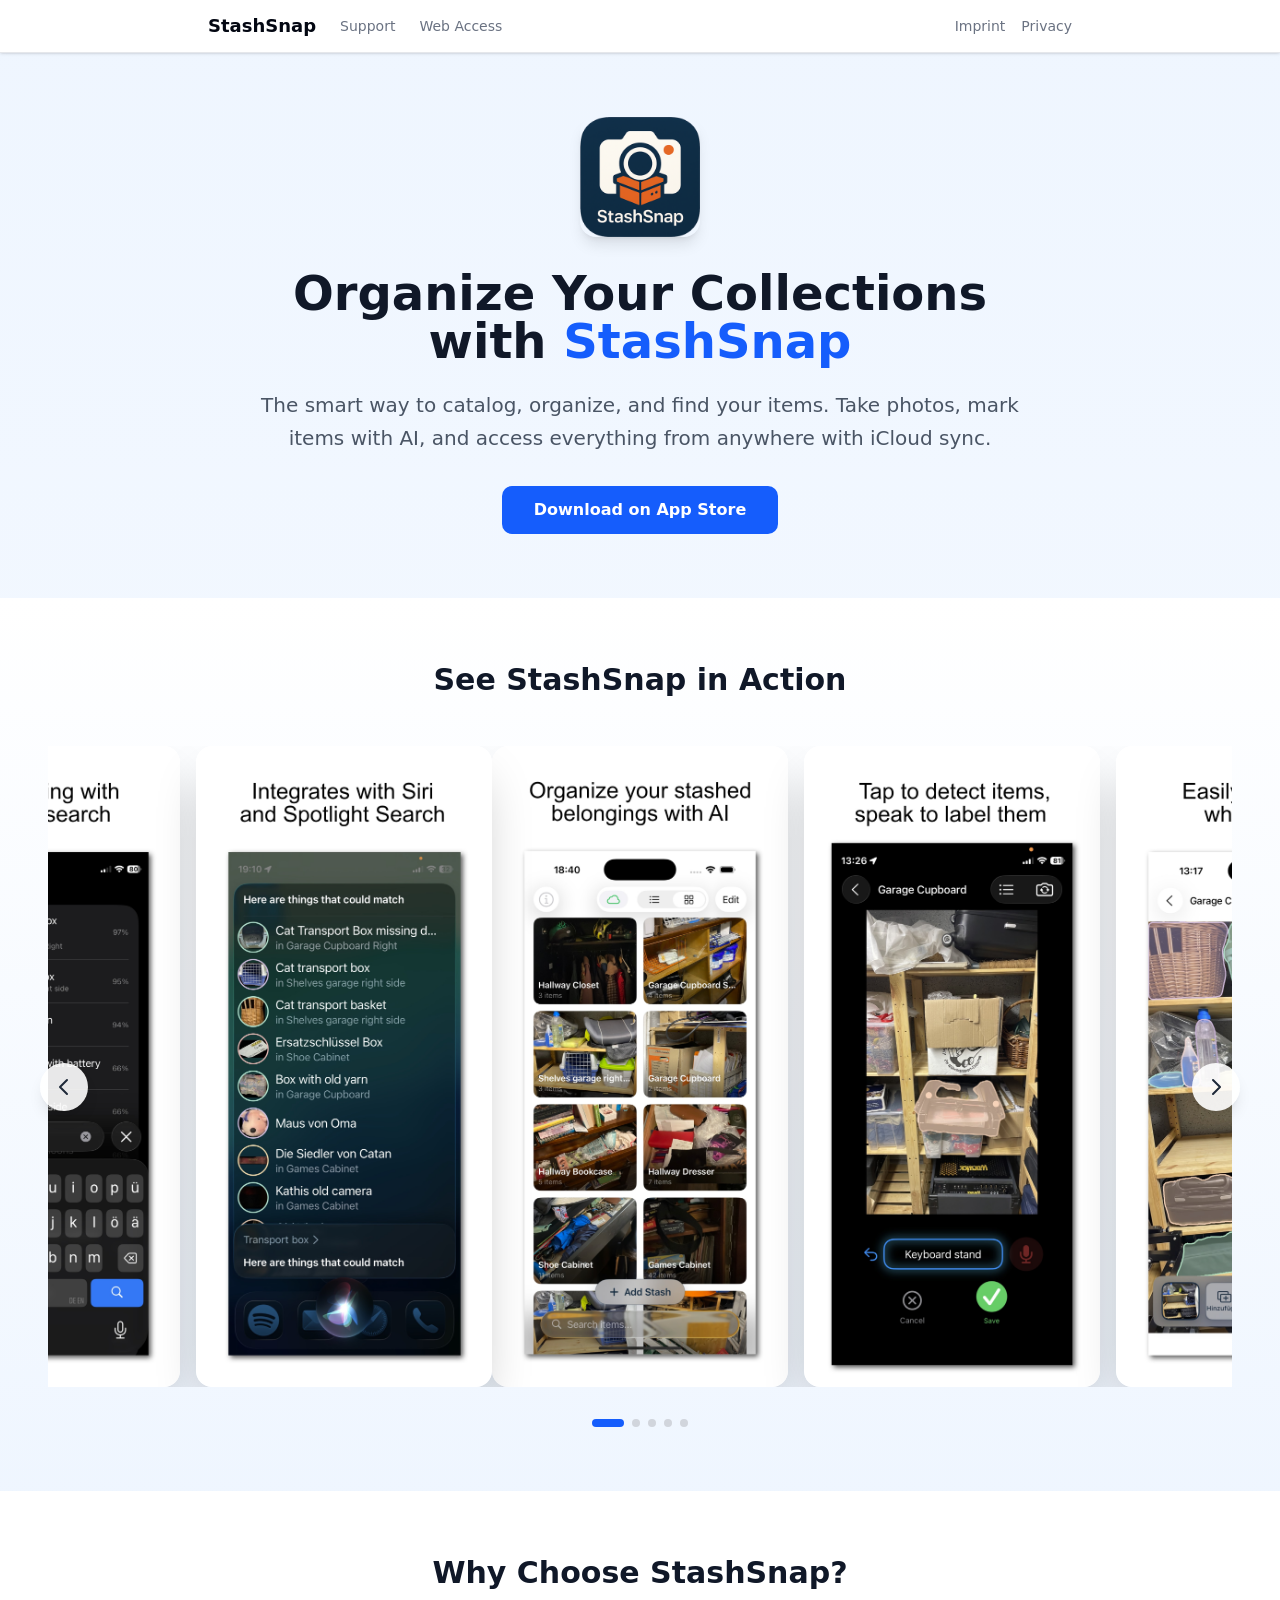
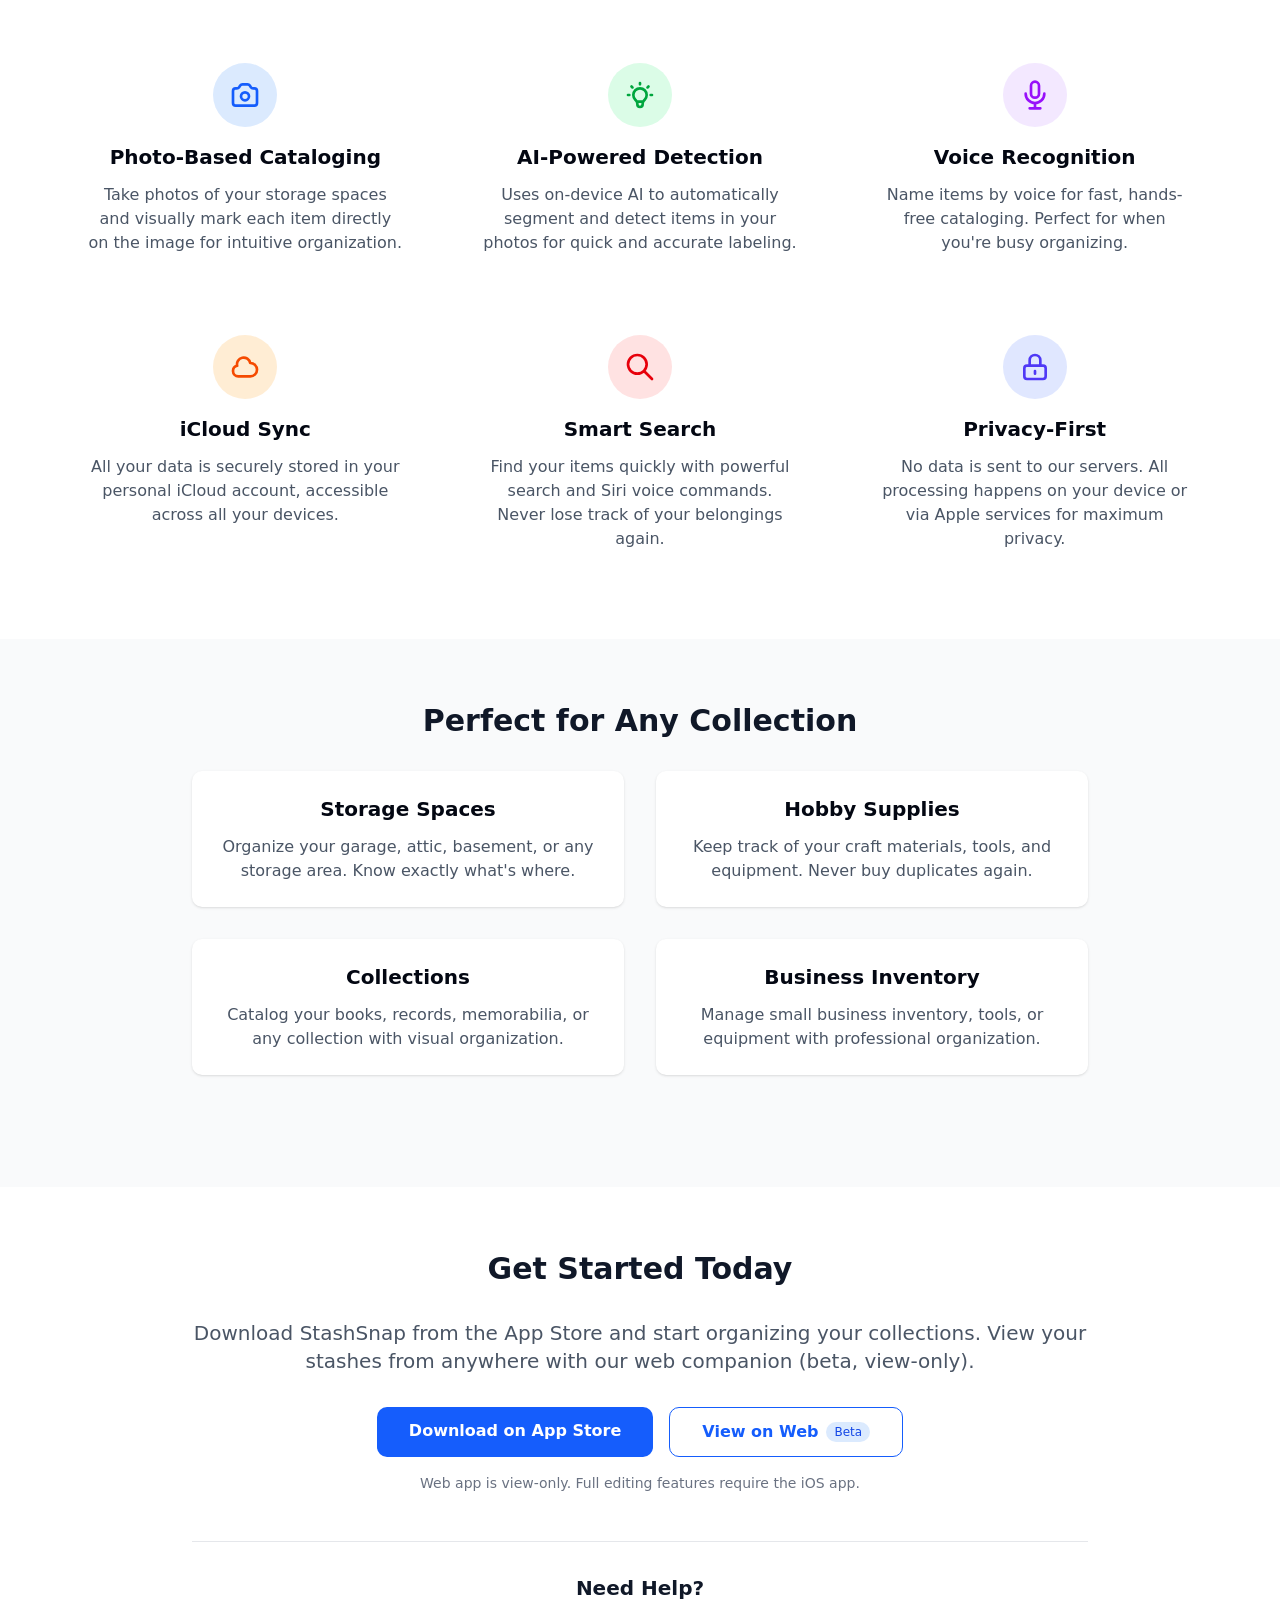
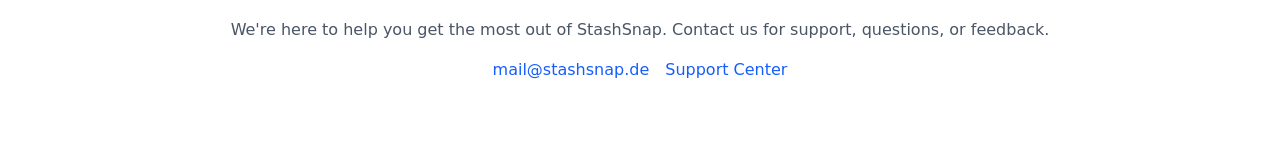
<file: index.html>
<!DOCTYPE html><html lang="en"><head><meta charSet="utf-8"/><meta name="viewport" content="width=device-width, initial-scale=1"/><link rel="preload" href="/_next/static/media/4cf2300e9c8272f7-s.p.woff2" as="font" crossorigin="" type="font/woff2"/><link rel="preload" href="/_next/static/media/93f479601ee12b01-s.p.woff2" as="font" crossorigin="" type="font/woff2"/><link rel="preload" as="image" href="/img/StashSnap App Store Screenshot 1.jpg"/><link rel="preload" as="image" href="/img/StashSnap App Store Screenshot 2.jpg"/><link rel="stylesheet" href="/_next/static/css/9ed7a124dc7af518.css" data-precedence="next"/><link rel="preload" as="script" fetchPriority="low" href="/_next/static/chunks/webpack-9ed042d3e785f519.js"/><script src="/_next/static/chunks/4bd1b696-28f2c80879e78373.js" async=""></script><script src="/_next/static/chunks/684-431d9897cf233e14.js" async=""></script><script src="/_next/static/chunks/main-app-0f7e4b46efd009a6.js" async=""></script><script src="/_next/static/chunks/874-b8f9af60cdef5640.js" async=""></script><script src="/_next/static/chunks/app/layout-918b7c3e6f28b169.js" async=""></script><script src="/_next/static/chunks/766-41fe42aa9512830f.js" async=""></script><script src="/_next/static/chunks/5-55a98512145ad57d.js" async=""></script><script src="/_next/static/chunks/app/page-be4ef15b201157f2.js" async=""></script><script src="https://beamanalytics.b-cdn.net/beam.min.js" data-token="d88aa265-40d6-456f-b9e9-c85cc1c36ef8" async=""></script><link rel="preload" href="https://cdn.apple-cloudkit.com/ck/2/cloudkit.js" as="script"/><meta name="next-size-adjust" content=""/><script>(self.__next_s=self.__next_s||[]).push(["https://cdn.apple-cloudkit.com/ck/2/cloudkit.js",{}])</script><title>StashSnap</title><meta name="description" content="Companion to the StashSnap iOS app"/><link rel="icon" href="/favicon.ico" type="image/x-icon" sizes="16x16"/><link rel="icon" href="/favicon-16x16.png" sizes="16x16" type="image/png"/><link rel="icon" href="/favicon-32x32.png" sizes="32x32" type="image/png"/><link rel="icon" href="/favicon-32.png" sizes="32x32" type="image/png"/><link rel="icon" href="/favicon.ico" sizes="any" type="image/x-icon"/><link rel="apple-touch-icon" href="/apple-icon.png" sizes="180x180" type="image/png"/><link rel="icon" href="/android-chrome-192x192.png" sizes="192x192" type="image/png"/><link rel="icon" href="/android-chrome-512x512.png" sizes="512x512" type="image/png"/><link rel="manifest" href="/site.webmanifest"/><script>document.querySelectorAll('body link[rel="icon"], body link[rel="apple-touch-icon"]').forEach(el => document.head.appendChild(el))</script><script src="/_next/static/chunks/polyfills-42372ed130431b0a.js" noModule=""></script></head><body class="__variable_188709 __variable_9a8899 antialiased"><nav class="w-full border-b bg-white/95 backdrop-blur sticky top-0 z-10 shadow-sm"><div class="max-w-4xl mx-auto flex items-center justify-between px-4 py-3"><div class="flex items-center gap-6"><a class="font-bold text-lg" href="/">StashSnap</a><div class="hidden sm:flex items-center gap-6"><a class="text-sm text-muted-foreground hover:underline whitespace-nowrap" href="/support/">Support</a><a class="text-sm text-muted-foreground hover:underline whitespace-nowrap" href="/login/">Web Access</a></div></div><div class="flex items-center gap-2 sm:gap-4"><a class="sm:hidden text-sm text-muted-foreground hover:underline whitespace-nowrap" href="/support/">Support</a><a class="sm:hidden text-sm text-muted-foreground hover:underline whitespace-nowrap" href="/login/">Web</a><a class="text-sm text-muted-foreground hover:underline whitespace-nowrap" href="/imprint/">Imprint</a><a class="text-sm text-muted-foreground hover:underline whitespace-nowrap" href="/privacy/">Privacy</a></div></div></nav><div class="min-h-screen bg-gradient-to-b from-blue-50 to-white"><div class="flex flex-col items-center justify-center py-16 px-8 gap-8"><img alt="StashSnap" loading="lazy" width="120" height="120" decoding="async" data-nimg="1" class="rounded-2xl shadow-lg" style="color:transparent" src="/icon-310.png"/><div class="text-center max-w-3xl"><h1 class="text-4xl md:text-5xl font-bold mb-6 text-gray-900">Organize Your Collections with <span class="text-blue-600">StashSnap</span></h1><p class="text-xl text-gray-600 mb-8 leading-relaxed">The smart way to catalog, organize, and find your items. Take photos, mark items with AI, and access everything from anywhere with iCloud sync.</p><a target="_blank" rel="noopener noreferrer" class="inline-block bg-blue-600 text-white px-8 py-3 rounded-lg font-semibold hover:bg-blue-700 transition-colors" href="https://apps.apple.com/de/app/stashsnap/id6746420963">Download on App Store</a></div></div><div class="py-16 px-8 bg-gradient-to-b from-white to-blue-50"><div class="max-w-7xl mx-auto"><h2 class="text-3xl font-bold text-center mb-12 text-gray-900">See StashSnap in Action</h2><div class="relative w-full max-w-7xl mx-auto px-4"><div class="overflow-hidden"><div class="flex gap-4"><div class="flex-[0_0_100%] min-w-0 sm:flex-[0_0_50%] md:flex-[0_0_33.333%] lg:flex-[0_0_25%]"><div class="relative aspect-[9/19.5] w-full max-w-[300px] mx-auto"><img alt="StashSnap App Screenshot 1" decoding="async" data-nimg="fill" class="object-contain rounded-2xl shadow-2xl" style="position:absolute;height:100%;width:100%;left:0;top:0;right:0;bottom:0;color:transparent" src="/img/StashSnap App Store Screenshot 1.jpg"/></div></div><div class="flex-[0_0_100%] min-w-0 sm:flex-[0_0_50%] md:flex-[0_0_33.333%] lg:flex-[0_0_25%]"><div class="relative aspect-[9/19.5] w-full max-w-[300px] mx-auto"><img alt="StashSnap App Screenshot 2" decoding="async" data-nimg="fill" class="object-contain rounded-2xl shadow-2xl" style="position:absolute;height:100%;width:100%;left:0;top:0;right:0;bottom:0;color:transparent" src="/img/StashSnap App Store Screenshot 2.jpg"/></div></div><div class="flex-[0_0_100%] min-w-0 sm:flex-[0_0_50%] md:flex-[0_0_33.333%] lg:flex-[0_0_25%]"><div class="relative aspect-[9/19.5] w-full max-w-[300px] mx-auto"><img alt="StashSnap App Screenshot 3" loading="lazy" decoding="async" data-nimg="fill" class="object-contain rounded-2xl shadow-2xl" style="position:absolute;height:100%;width:100%;left:0;top:0;right:0;bottom:0;color:transparent" src="/img/StashSnap App Store Screenshot 3.jpg"/></div></div><div class="flex-[0_0_100%] min-w-0 sm:flex-[0_0_50%] md:flex-[0_0_33.333%] lg:flex-[0_0_25%]"><div class="relative aspect-[9/19.5] w-full max-w-[300px] mx-auto"><img alt="StashSnap App Screenshot 4" loading="lazy" decoding="async" data-nimg="fill" class="object-contain rounded-2xl shadow-2xl" style="position:absolute;height:100%;width:100%;left:0;top:0;right:0;bottom:0;color:transparent" src="/img/StashSnap App Store Screenshot 4.jpg"/></div></div><div class="flex-[0_0_100%] min-w-0 sm:flex-[0_0_50%] md:flex-[0_0_33.333%] lg:flex-[0_0_25%]"><div class="relative aspect-[9/19.5] w-full max-w-[300px] mx-auto"><img alt="StashSnap App Screenshot 5" loading="lazy" decoding="async" data-nimg="fill" class="object-contain rounded-2xl shadow-2xl" style="position:absolute;height:100%;width:100%;left:0;top:0;right:0;bottom:0;color:transparent" src="/img/StashSnap App Store Screenshot 5.jpg"/></div></div></div></div><button class="absolute left-2 top-1/2 -translate-y-1/2 bg-white/90 hover:bg-white text-gray-800 rounded-full p-3 shadow-lg transition-all hover:scale-110 z-10" aria-label="Previous screenshot"><svg class="w-6 h-6" fill="none" stroke="currentColor" viewBox="0 0 24 24"><path stroke-linecap="round" stroke-linejoin="round" stroke-width="2" d="M15 19l-7-7 7-7"></path></svg></button><button class="absolute right-2 top-1/2 -translate-y-1/2 bg-white/90 hover:bg-white text-gray-800 rounded-full p-3 shadow-lg transition-all hover:scale-110 z-10" aria-label="Next screenshot"><svg class="w-6 h-6" fill="none" stroke="currentColor" viewBox="0 0 24 24"><path stroke-linecap="round" stroke-linejoin="round" stroke-width="2" d="M9 5l7 7-7 7"></path></svg></button><div class="flex justify-center gap-2 mt-8"><button class="w-2 h-2 rounded-full transition-all bg-blue-600 w-8" aria-label="Go to screenshot 1"></button><button class="w-2 h-2 rounded-full transition-all bg-gray-300 hover:bg-gray-400" aria-label="Go to screenshot 2"></button><button class="w-2 h-2 rounded-full transition-all bg-gray-300 hover:bg-gray-400" aria-label="Go to screenshot 3"></button><button class="w-2 h-2 rounded-full transition-all bg-gray-300 hover:bg-gray-400" aria-label="Go to screenshot 4"></button><button class="w-2 h-2 rounded-full transition-all bg-gray-300 hover:bg-gray-400" aria-label="Go to screenshot 5"></button></div></div></div></div><div class="py-16 px-8 bg-white"><div class="max-w-6xl mx-auto"><h2 class="text-3xl font-bold text-center mb-12 text-gray-900">Why Choose StashSnap?</h2><div class="grid grid-cols-1 md:grid-cols-2 lg:grid-cols-3 gap-8"><div class="text-center p-6"><div class="w-16 h-16 bg-blue-100 rounded-full flex items-center justify-center mx-auto mb-4"><svg class="w-8 h-8 text-blue-600" fill="none" stroke="currentColor" viewBox="0 0 24 24"><path stroke-linecap="round" stroke-linejoin="round" stroke-width="2" d="M3 9a2 2 0 012-2h.93a2 2 0 001.664-.89l.812-1.22A2 2 0 0110.07 4h3.86a2 2 0 011.664.89l.812 1.22A2 2 0 0018.07 7H19a2 2 0 012 2v9a2 2 0 01-2 2H5a2 2 0 01-2-2V9z"></path><path stroke-linecap="round" stroke-linejoin="round" stroke-width="2" d="M15 13a3 3 0 11-6 0 3 3 0 016 0z"></path></svg></div><h3 class="text-xl font-semibold mb-3">Photo-Based Cataloging</h3><p class="text-gray-600">Take photos of your storage spaces and visually mark each item directly on the image for intuitive organization.</p></div><div class="text-center p-6"><div class="w-16 h-16 bg-green-100 rounded-full flex items-center justify-center mx-auto mb-4"><svg class="w-8 h-8 text-green-600" fill="none" stroke="currentColor" viewBox="0 0 24 24"><path stroke-linecap="round" stroke-linejoin="round" stroke-width="2" d="M9.663 17h4.673M12 3v1m6.364 1.636l-.707.707M21 12h-1M4 12H3m3.343-5.657l-.707-.707m2.828 9.9a5 5 0 117.072 0l-.548.547A3.374 3.374 0 0014 18.469V19a2 2 0 11-4 0v-.531c0-.895-.356-1.754-.988-2.386l-.548-.547z"></path></svg></div><h3 class="text-xl font-semibold mb-3">AI-Powered Detection</h3><p class="text-gray-600">Uses on-device AI to automatically segment and detect items in your photos for quick and accurate labeling.</p></div><div class="text-center p-6"><div class="w-16 h-16 bg-purple-100 rounded-full flex items-center justify-center mx-auto mb-4"><svg class="w-8 h-8 text-purple-600" fill="none" stroke="currentColor" viewBox="0 0 24 24"><path stroke-linecap="round" stroke-linejoin="round" stroke-width="2" d="M19 11a7 7 0 01-7 7m0 0a7 7 0 01-7-7m7 7v4m0 0H8m4 0h4m-4-8a3 3 0 01-3-3V5a3 3 0 116 0v6a3 3 0 01-3 3z"></path></svg></div><h3 class="text-xl font-semibold mb-3">Voice Recognition</h3><p class="text-gray-600">Name items by voice for fast, hands-free cataloging. Perfect for when you&#x27;re busy organizing.</p></div><div class="text-center p-6"><div class="w-16 h-16 bg-orange-100 rounded-full flex items-center justify-center mx-auto mb-4"><svg class="w-8 h-8 text-orange-600" fill="none" stroke="currentColor" viewBox="0 0 24 24"><path stroke-linecap="round" stroke-linejoin="round" stroke-width="2" d="M3 15a4 4 0 004 4h9a5 5 0 10-.1-9.999 5.002 5.002 0 10-9.78 2.096A4.001 4.001 0 003 15z"></path></svg></div><h3 class="text-xl font-semibold mb-3">iCloud Sync</h3><p class="text-gray-600">All your data is securely stored in your personal iCloud account, accessible across all your devices.</p></div><div class="text-center p-6"><div class="w-16 h-16 bg-red-100 rounded-full flex items-center justify-center mx-auto mb-4"><svg class="w-8 h-8 text-red-600" fill="none" stroke="currentColor" viewBox="0 0 24 24"><path stroke-linecap="round" stroke-linejoin="round" stroke-width="2" d="M21 21l-6-6m2-5a7 7 0 11-14 0 7 7 0 0114 0z"></path></svg></div><h3 class="text-xl font-semibold mb-3">Smart Search</h3><p class="text-gray-600">Find your items quickly with powerful search and Siri voice commands. Never lose track of your belongings again.</p></div><div class="text-center p-6"><div class="w-16 h-16 bg-indigo-100 rounded-full flex items-center justify-center mx-auto mb-4"><svg class="w-8 h-8 text-indigo-600" fill="none" stroke="currentColor" viewBox="0 0 24 24"><path stroke-linecap="round" stroke-linejoin="round" stroke-width="2" d="M12 15v2m-6 4h12a2 2 0 002-2v-6a2 2 0 00-2-2H6a2 2 0 00-2 2v6a2 2 0 002 2zm10-10V7a4 4 0 00-8 0v4h8z"></path></svg></div><h3 class="text-xl font-semibold mb-3">Privacy-First</h3><p class="text-gray-600">No data is sent to our servers. All processing happens on your device or via Apple services for maximum privacy.</p></div></div></div></div><div class="py-16 px-8 bg-gray-50"><div class="max-w-4xl mx-auto text-center"><h2 class="text-3xl font-bold mb-8 text-gray-900">Perfect for Any Collection</h2><div class="grid grid-cols-1 md:grid-cols-2 gap-8 mb-12"><div class="bg-white p-6 rounded-lg shadow-sm"><h3 class="text-xl font-semibold mb-3">Storage Spaces</h3><p class="text-gray-600">Organize your garage, attic, basement, or any storage area. Know exactly what&#x27;s where.</p></div><div class="bg-white p-6 rounded-lg shadow-sm"><h3 class="text-xl font-semibold mb-3">Hobby Supplies</h3><p class="text-gray-600">Keep track of your craft materials, tools, and equipment. Never buy duplicates again.</p></div><div class="bg-white p-6 rounded-lg shadow-sm"><h3 class="text-xl font-semibold mb-3">Collections</h3><p class="text-gray-600">Catalog your books, records, memorabilia, or any collection with visual organization.</p></div><div class="bg-white p-6 rounded-lg shadow-sm"><h3 class="text-xl font-semibold mb-3">Business Inventory</h3><p class="text-gray-600">Manage small business inventory, tools, or equipment with professional organization.</p></div></div></div></div><div class="py-16 px-8 bg-white"><div class="max-w-4xl mx-auto text-center"><h2 class="text-3xl font-bold mb-8 text-gray-900">Get Started Today</h2><p class="text-xl text-gray-600 mb-8">Download StashSnap from the App Store and start organizing your collections. View your stashes from anywhere with our web companion (beta, view-only).</p><div class="flex flex-col sm:flex-row gap-4 justify-center mb-4"><a target="_blank" rel="noopener noreferrer" class="bg-blue-600 text-white px-8 py-3 rounded-lg font-semibold hover:bg-blue-700 transition-colors" href="https://apps.apple.com/de/app/stashsnap/id6746420963">Download on App Store</a><a class="relative border border-blue-600 text-blue-600 px-8 py-3 rounded-lg font-semibold hover:bg-blue-50 transition-colors" href="/login/"><span class="flex items-center gap-2">View on Web<span class="text-xs bg-blue-100 text-blue-700 px-2 py-0.5 rounded-full font-normal">Beta</span></span></a></div><p class="text-sm text-gray-500 mb-12">Web app is view-only. Full editing features require the iOS app.</p><div class="border-t pt-8"><h3 class="text-xl font-semibold mb-4 text-gray-900">Need Help?</h3><p class="text-gray-600 mb-4">We&#x27;re here to help you get the most out of StashSnap. Contact us for support, questions, or feedback.</p><div class="flex flex-col sm:flex-row gap-4 justify-center"><a href="mailto:mail@stashsnap.de" class="text-blue-600 hover:underline font-medium">mail@stashsnap.de</a><a class="text-blue-600 hover:underline font-medium" href="/support/">Support Center</a></div></div></div></div></div><!--$--><!--/$--><!--$--><!--/$--><script src="/_next/static/chunks/webpack-9ed042d3e785f519.js" async=""></script><script>(self.__next_f=self.__next_f||[]).push([0])</script><script>self.__next_f.push([1,"1:\"$Sreact.fragment\"\n2:I[9243,[\"874\",\"static/chunks/874-b8f9af60cdef5640.js\",\"177\",\"static/chunks/app/layout-918b7c3e6f28b169.js\"],\"\"]\n3:I[6874,[\"766\",\"static/chunks/766-41fe42aa9512830f.js\",\"874\",\"static/chunks/874-b8f9af60cdef5640.js\",\"5\",\"static/chunks/5-55a98512145ad57d.js\",\"974\",\"static/chunks/app/page-be4ef15b201157f2.js\"],\"\"]\n4:I[7555,[],\"\"]\n5:I[1295,[],\"\"]\n6:I[3063,[\"766\",\"static/chunks/766-41fe42aa9512830f.js\",\"874\",\"static/chunks/874-b8f9af60cdef5640.js\",\"5\",\"static/chunks/5-55a98512145ad57d.js\",\"974\",\"static/chunks/app/page-be4ef15b201157f2.js\"],\"Image\"]\n7:I[8163,[\"766\",\"static/chunks/766-41fe42aa9512830f.js\",\"874\",\"static/chunks/874-b8f9af60cdef5640.js\",\"5\",\"static/chunks/5-55a98512145ad57d.js\",\"974\",\"static/chunks/app/page-be4ef15b201157f2.js\"],\"ScreenshotCarousel\"]\n8:I[9665,[],\"MetadataBoundary\"]\na:I[9665,[],\"OutletBoundary\"]\nd:I[4911,[],\"AsyncMetadataOutlet\"]\nf:I[9665,[],\"ViewportBoundary\"]\n11:I[6614,[],\"\"]\n:HL[\"/_next/static/media/4cf2300e9c8272f7-s.p.woff2\",\"font\",{\"crossOrigin\":\"\",\"type\":\"font/woff2\"}]\n:HL[\"/_next/static/media/93f479601ee12b01-s.p.woff2\",\"font\",{\"crossOrigin\":\"\",\"type\":\"font/woff2\"}]\n:HL[\"/_next/static/css/9ed7a124dc7af518.css\",\"style\"]\n"])</script><script>self.__next_f.push([1,"0:{\"P\":null,\"b\":\"9zx4vcgxlZSmcKRxzhJKN\",\"p\":\"\",\"c\":[\"\",\"\"],\"i\":false,\"f\":[[[\"\",{\"children\":[\"__PAGE__\",{}]},\"$undefined\",\"$undefined\",true],[\"\",[\"$\",\"$1\",\"c\",{\"children\":[[[\"$\",\"link\",\"0\",{\"rel\":\"stylesheet\",\"href\":\"/_next/static/css/9ed7a124dc7af518.css\",\"precedence\":\"next\",\"crossOrigin\":\"$undefined\",\"nonce\":\"$undefined\"}]],[\"$\",\"html\",null,{\"lang\":\"en\",\"children\":[[\"$\",\"head\",null,{\"children\":[[\"$\",\"$L2\",null,{\"src\":\"https://cdn.apple-cloudkit.com/ck/2/cloudkit.js\",\"strategy\":\"beforeInteractive\"}],[\"$\",\"script\",null,{\"src\":\"https://beamanalytics.b-cdn.net/beam.min.js\",\"data-token\":\"d88aa265-40d6-456f-b9e9-c85cc1c36ef8\",\"async\":true}]]}],[\"$\",\"body\",null,{\"className\":\"__variable_188709 __variable_9a8899 antialiased\",\"children\":[[\"$\",\"nav\",null,{\"className\":\"w-full border-b bg-white/95 backdrop-blur sticky top-0 z-10 shadow-sm\",\"children\":[\"$\",\"div\",null,{\"className\":\"max-w-4xl mx-auto flex items-center justify-between px-4 py-3\",\"children\":[[\"$\",\"div\",null,{\"className\":\"flex items-center gap-6\",\"children\":[[\"$\",\"$L3\",null,{\"href\":\"/\",\"className\":\"font-bold text-lg\",\"children\":\"StashSnap\"}],[\"$\",\"div\",null,{\"className\":\"hidden sm:flex items-center gap-6\",\"children\":[[\"$\",\"$L3\",null,{\"href\":\"/support\",\"className\":\"text-sm text-muted-foreground hover:underline whitespace-nowrap\",\"children\":\"Support\"}],[\"$\",\"$L3\",null,{\"href\":\"/login\",\"className\":\"text-sm text-muted-foreground hover:underline whitespace-nowrap\",\"children\":\"Web Access\"}]]}]]}],[\"$\",\"div\",null,{\"className\":\"flex items-center gap-2 sm:gap-4\",\"children\":[[\"$\",\"$L3\",null,{\"href\":\"/support\",\"className\":\"sm:hidden text-sm text-muted-foreground hover:underline whitespace-nowrap\",\"children\":\"Support\"}],[\"$\",\"$L3\",null,{\"href\":\"/login\",\"className\":\"sm:hidden text-sm text-muted-foreground hover:underline whitespace-nowrap\",\"children\":\"Web\"}],[\"$\",\"$L3\",null,{\"href\":\"/imprint\",\"className\":\"text-sm text-muted-foreground hover:underline whitespace-nowrap\",\"children\":\"Imprint\"}],[\"$\",\"$L3\",null,{\"href\":\"/privacy\",\"className\":\"text-sm text-muted-foreground hover:underline whitespace-nowrap\",\"children\":\"Privacy\"}]]}]]}]}],[\"$\",\"$L4\",null,{\"parallelRouterKey\":\"children\",\"error\":\"$undefined\",\"errorStyles\":\"$undefined\",\"errorScripts\":\"$undefined\",\"template\":[\"$\",\"$L5\",null,{}],\"templateStyles\":\"$undefined\",\"templateScripts\":\"$undefined\",\"notFound\":[[[\"$\",\"title\",null,{\"children\":\"404: This page could not be found.\"}],[\"$\",\"div\",null,{\"style\":{\"fontFamily\":\"system-ui,\\\"Segoe UI\\\",Roboto,Helvetica,Arial,sans-serif,\\\"Apple Color Emoji\\\",\\\"Segoe UI Emoji\\\"\",\"height\":\"100vh\",\"textAlign\":\"center\",\"display\":\"flex\",\"flexDirection\":\"column\",\"alignItems\":\"center\",\"justifyContent\":\"center\"},\"children\":[\"$\",\"div\",null,{\"children\":[[\"$\",\"style\",null,{\"dangerouslySetInnerHTML\":{\"__html\":\"body{color:#000;background:#fff;margin:0}.next-error-h1{border-right:1px solid rgba(0,0,0,.3)}@media (prefers-color-scheme:dark){body{color:#fff;background:#000}.next-error-h1{border-right:1px solid rgba(255,255,255,.3)}}\"}}],[\"$\",\"h1\",null,{\"className\":\"next-error-h1\",\"style\":{\"display\":\"inline-block\",\"margin\":\"0 20px 0 0\",\"padding\":\"0 23px 0 0\",\"fontSize\":24,\"fontWeight\":500,\"verticalAlign\":\"top\",\"lineHeight\":\"49px\"},\"children\":404}],[\"$\",\"div\",null,{\"style\":{\"display\":\"inline-block\"},\"children\":[\"$\",\"h2\",null,{\"style\":{\"fontSize\":14,\"fontWeight\":400,\"lineHeight\":\"49px\",\"margin\":0},\"children\":\"This page could not be found.\"}]}]]}]}]],[]],\"forbidden\":\"$undefined\",\"unauthorized\":\"$undefined\"}]]}]]}]]}],{\"children\":[\"__PAGE__\",[\"$\",\"$1\",\"c\",{\"children\":[[\"$\",\"div\",null,{\"className\":\"min-h-screen bg-gradient-to-b from-blue-50 to-white\",\"children\":[[\"$\",\"div\",null,{\"className\":\"flex flex-col items-center justify-center py-16 px-8 gap-8\",\"children\":[[\"$\",\"$L6\",null,{\"src\":\"/icon-310.png\",\"alt\":\"StashSnap\",\"width\":120,\"height\":120,\"className\":\"rounded-2xl shadow-lg\",\"unoptimized\":true}],[\"$\",\"div\",null,{\"className\":\"text-center max-w-3xl\",\"children\":[[\"$\",\"h1\",null,{\"className\":\"text-4xl md:text-5xl font-bold mb-6 text-gray-900\",\"children\":[\"Organize Your Collections with \",[\"$\",\"span\",null,{\"className\":\"text-blue-600\",\"children\":\"StashSnap\"}]]}],[\"$\",\"p\",null,{\"className\":\"text-xl text-gray-600 mb-8 leading-relaxed\",\"children\":\"The smart way to catalog, organize, and find your items. Take photos, mark items with AI, and access everything from anywhere with iCloud sync.\"}],[\"$\",\"$L3\",null,{\"href\":\"https://apps.apple.com/de/app/stashsnap/id6746420963\",\"target\":\"_blank\",\"rel\":\"noopener noreferrer\",\"className\":\"inline-block bg-blue-600 text-white px-8 py-3 rounded-lg font-semibold hover:bg-blue-700 transition-colors\",\"children\":\"Download on App Store\"}]]}]]}],[\"$\",\"div\",null,{\"className\":\"py-16 px-8 bg-gradient-to-b from-white to-blue-50\",\"children\":[\"$\",\"div\",null,{\"className\":\"max-w-7xl mx-auto\",\"children\":[[\"$\",\"h2\",null,{\"className\":\"text-3xl font-bold text-center mb-12 text-gray-900\",\"children\":\"See StashSnap in Action\"}],[\"$\",\"$L7\",null,{}]]}]}],[\"$\",\"div\",null,{\"className\":\"py-16 px-8 bg-white\",\"children\":[\"$\",\"div\",null,{\"className\":\"max-w-6xl mx-auto\",\"children\":[[\"$\",\"h2\",null,{\"className\":\"text-3xl font-bold text-center mb-12 text-gray-900\",\"children\":\"Why Choose StashSnap?\"}],[\"$\",\"div\",null,{\"className\":\"grid grid-cols-1 md:grid-cols-2 lg:grid-cols-3 gap-8\",\"children\":[[\"$\",\"div\",null,{\"className\":\"text-center p-6\",\"children\":[[\"$\",\"div\",null,{\"className\":\"w-16 h-16 bg-blue-100 rounded-full flex items-center justify-center mx-auto mb-4\",\"children\":[\"$\",\"svg\",null,{\"className\":\"w-8 h-8 text-blue-600\",\"fill\":\"none\",\"stroke\":\"currentColor\",\"viewBox\":\"0 0 24 24\",\"children\":[[\"$\",\"path\",null,{\"strokeLinecap\":\"round\",\"strokeLinejoin\":\"round\",\"strokeWidth\":2,\"d\":\"M3 9a2 2 0 012-2h.93a2 2 0 001.664-.89l.812-1.22A2 2 0 0110.07 4h3.86a2 2 0 011.664.89l.812 1.22A2 2 0 0018.07 7H19a2 2 0 012 2v9a2 2 0 01-2 2H5a2 2 0 01-2-2V9z\"}],[\"$\",\"path\",null,{\"strokeLinecap\":\"round\",\"strokeLinejoin\":\"round\",\"strokeWidth\":2,\"d\":\"M15 13a3 3 0 11-6 0 3 3 0 016 0z\"}]]}]}],[\"$\",\"h3\",null,{\"className\":\"text-xl font-semibold mb-3\",\"children\":\"Photo-Based Cataloging\"}],[\"$\",\"p\",null,{\"className\":\"text-gray-600\",\"children\":\"Take photos of your storage spaces and visually mark each item directly on the image for intuitive organization.\"}]]}],[\"$\",\"div\",null,{\"className\":\"text-center p-6\",\"children\":[[\"$\",\"div\",null,{\"className\":\"w-16 h-16 bg-green-100 rounded-full flex items-center justify-center mx-auto mb-4\",\"children\":[\"$\",\"svg\",null,{\"className\":\"w-8 h-8 text-green-600\",\"fill\":\"none\",\"stroke\":\"currentColor\",\"viewBox\":\"0 0 24 24\",\"children\":[\"$\",\"path\",null,{\"strokeLinecap\":\"round\",\"strokeLinejoin\":\"round\",\"strokeWidth\":2,\"d\":\"M9.663 17h4.673M12 3v1m6.364 1.636l-.707.707M21 12h-1M4 12H3m3.343-5.657l-.707-.707m2.828 9.9a5 5 0 117.072 0l-.548.547A3.374 3.374 0 0014 18.469V19a2 2 0 11-4 0v-.531c0-.895-.356-1.754-.988-2.386l-.548-.547z\"}]}]}],[\"$\",\"h3\",null,{\"className\":\"text-xl font-semibold mb-3\",\"children\":\"AI-Powered Detection\"}],[\"$\",\"p\",null,{\"className\":\"text-gray-600\",\"children\":\"Uses on-device AI to automatically segment and detect items in your photos for quick and accurate labeling.\"}]]}],[\"$\",\"div\",null,{\"className\":\"text-center p-6\",\"children\":[[\"$\",\"div\",null,{\"className\":\"w-16 h-16 bg-purple-100 rounded-full flex items-center justify-center mx-auto mb-4\",\"children\":[\"$\",\"svg\",null,{\"className\":\"w-8 h-8 text-purple-600\",\"fill\":\"none\",\"stroke\":\"currentColor\",\"viewBox\":\"0 0 24 24\",\"children\":[\"$\",\"path\",null,{\"strokeLinecap\":\"round\",\"strokeLinejoin\":\"round\",\"strokeWidth\":2,\"d\":\"M19 11a7 7 0 01-7 7m0 0a7 7 0 01-7-7m7 7v4m0 0H8m4 0h4m-4-8a3 3 0 01-3-3V5a3 3 0 116 0v6a3 3 0 01-3 3z\"}]}]}],[\"$\",\"h3\",null,{\"className\":\"text-xl font-semibold mb-3\",\"children\":\"Voice Recognition\"}],[\"$\",\"p\",null,{\"className\":\"text-gray-600\",\"children\":\"Name items by voice for fast, hands-free cataloging. Perfect for when you're busy organizing.\"}]]}],[\"$\",\"div\",null,{\"className\":\"text-center p-6\",\"children\":[[\"$\",\"div\",null,{\"className\":\"w-16 h-16 bg-orange-100 rounded-full flex items-center justify-center mx-auto mb-4\",\"children\":[\"$\",\"svg\",null,{\"className\":\"w-8 h-8 text-orange-600\",\"fill\":\"none\",\"stroke\":\"currentColor\",\"viewBox\":\"0 0 24 24\",\"children\":[\"$\",\"path\",null,{\"strokeLinecap\":\"round\",\"strokeLinejoin\":\"round\",\"strokeWidth\":2,\"d\":\"M3 15a4 4 0 004 4h9a5 5 0 10-.1-9.999 5.002 5.002 0 10-9.78 2.096A4.001 4.001 0 003 15z\"}]}]}],[\"$\",\"h3\",null,{\"className\":\"text-xl font-semibold mb-3\",\"children\":\"iCloud Sync\"}],[\"$\",\"p\",null,{\"className\":\"text-gray-600\",\"children\":\"All your data is securely stored in your personal iCloud account, accessible across all your devices.\"}]]}],[\"$\",\"div\",null,{\"className\":\"text-center p-6\",\"children\":[[\"$\",\"div\",null,{\"className\":\"w-16 h-16 bg-red-100 rounded-full flex items-center justify-center mx-auto mb-4\",\"children\":[\"$\",\"svg\",null,{\"className\":\"w-8 h-8 text-red-600\",\"fill\":\"none\",\"stroke\":\"currentColor\",\"viewBox\":\"0 0 24 24\",\"children\":[\"$\",\"path\",null,{\"strokeLinecap\":\"round\",\"strokeLinejoin\":\"round\",\"strokeWidth\":2,\"d\":\"M21 21l-6-6m2-5a7 7 0 11-14 0 7 7 0 0114 0z\"}]}]}],[\"$\",\"h3\",null,{\"className\":\"text-xl font-semibold mb-3\",\"children\":\"Smart Search\"}],[\"$\",\"p\",null,{\"className\":\"text-gray-600\",\"children\":\"Find your items quickly with powerful search and Siri voice commands. Never lose track of your belongings again.\"}]]}],[\"$\",\"div\",null,{\"className\":\"text-center p-6\",\"children\":[[\"$\",\"div\",null,{\"className\":\"w-16 h-16 bg-indigo-100 rounded-full flex items-center justify-center mx-auto mb-4\",\"children\":[\"$\",\"svg\",null,{\"className\":\"w-8 h-8 text-indigo-600\",\"fill\":\"none\",\"stroke\":\"currentColor\",\"viewBox\":\"0 0 24 24\",\"children\":[\"$\",\"path\",null,{\"strokeLinecap\":\"round\",\"strokeLinejoin\":\"round\",\"strokeWidth\":2,\"d\":\"M12 15v2m-6 4h12a2 2 0 002-2v-6a2 2 0 00-2-2H6a2 2 0 00-2 2v6a2 2 0 002 2zm10-10V7a4 4 0 00-8 0v4h8z\"}]}]}],[\"$\",\"h3\",null,{\"className\":\"text-xl font-semibold mb-3\",\"children\":\"Privacy-First\"}],[\"$\",\"p\",null,{\"className\":\"text-gray-600\",\"children\":\"No data is sent to our servers. All processing happens on your device or via Apple services for maximum privacy.\"}]]}]]}]]}]}],[\"$\",\"div\",null,{\"className\":\"py-16 px-8 bg-gray-50\",\"children\":[\"$\",\"div\",null,{\"className\":\"max-w-4xl mx-auto text-center\",\"children\":[[\"$\",\"h2\",null,{\"className\":\"text-3xl font-bold mb-8 text-gray-900\",\"children\":\"Perfect for Any Collection\"}],[\"$\",\"div\",null,{\"className\":\"grid grid-cols-1 md:grid-cols-2 gap-8 mb-12\",\"children\":[[\"$\",\"div\",null,{\"className\":\"bg-white p-6 rounded-lg shadow-sm\",\"children\":[[\"$\",\"h3\",null,{\"className\":\"text-xl font-semibold mb-3\",\"children\":\"Storage Spaces\"}],[\"$\",\"p\",null,{\"className\":\"text-gray-600\",\"children\":\"Organize your garage, attic, basement, or any storage area. Know exactly what's where.\"}]]}],[\"$\",\"div\",null,{\"className\":\"bg-white p-6 rounded-lg shadow-sm\",\"children\":[[\"$\",\"h3\",null,{\"className\":\"text-xl font-semibold mb-3\",\"children\":\"Hobby Supplies\"}],[\"$\",\"p\",null,{\"className\":\"text-gray-600\",\"children\":\"Keep track of your craft materials, tools, and equipment. Never buy duplicates again.\"}]]}],[\"$\",\"div\",null,{\"className\":\"bg-white p-6 rounded-lg shadow-sm\",\"children\":[[\"$\",\"h3\",null,{\"className\":\"text-xl font-semibold mb-3\",\"children\":\"Collections\"}],[\"$\",\"p\",null,{\"className\":\"text-gray-600\",\"children\":\"Catalog your books, records, memorabilia, or any collection with visual organization.\"}]]}],[\"$\",\"div\",null,{\"className\":\"bg-white p-6 rounded-lg shadow-sm\",\"children\":[[\"$\",\"h3\",null,{\"className\":\"text-xl font-semibold mb-3\",\"children\":\"Business Inventory\"}],[\"$\",\"p\",null,{\"className\":\"text-gray-600\",\"children\":\"Manage small business inventory, tools, or equipment with professional organization.\"}]]}]]}]]}]}],[\"$\",\"div\",null,{\"className\":\"py-16 px-8 bg-white\",\"children\":[\"$\",\"div\",null,{\"className\":\"max-w-4xl mx-auto text-center\",\"children\":[[\"$\",\"h2\",null,{\"className\":\"text-3xl font-bold mb-8 text-gray-900\",\"children\":\"Get Started Today\"}],[\"$\",\"p\",null,{\"className\":\"text-xl text-gray-600 mb-8\",\"children\":\"Download StashSnap from the App Store and start organizing your collections. View your stashes from anywhere with our web companion (beta, view-only).\"}],[\"$\",\"div\",null,{\"className\":\"flex flex-col sm:flex-row gap-4 justify-center mb-4\",\"children\":[[\"$\",\"$L3\",null,{\"href\":\"https://apps.apple.com/de/app/stashsnap/id6746420963\",\"target\":\"_blank\",\"rel\":\"noopener noreferrer\",\"className\":\"bg-blue-600 text-white px-8 py-3 rounded-lg font-semibold hover:bg-blue-700 transition-colors\",\"children\":\"Download on App Store\"}],[\"$\",\"$L3\",null,{\"href\":\"/login\",\"className\":\"relative border border-blue-600 text-blue-600 px-8 py-3 rounded-lg font-semibold hover:bg-blue-50 transition-colors\",\"children\":[\"$\",\"span\",null,{\"className\":\"flex items-center gap-2\",\"children\":[\"View on Web\",[\"$\",\"span\",null,{\"className\":\"text-xs bg-blue-100 text-blue-700 px-2 py-0.5 rounded-full font-normal\",\"children\":\"Beta\"}]]}]}]]}],[\"$\",\"p\",null,{\"className\":\"text-sm text-gray-500 mb-12\",\"children\":\"Web app is view-only. Full editing features require the iOS app.\"}],[\"$\",\"div\",null,{\"className\":\"border-t pt-8\",\"children\":[[\"$\",\"h3\",null,{\"className\":\"text-xl font-semibold mb-4 text-gray-900\",\"children\":\"Need Help?\"}],[\"$\",\"p\",null,{\"className\":\"text-gray-600 mb-4\",\"children\":\"We're here to help you get the most out of StashSnap. Contact us for support, questions, or feedback.\"}],[\"$\",\"div\",null,{\"className\":\"flex flex-col sm:flex-row gap-4 justify-center\",\"children\":[[\"$\",\"a\",null,{\"href\":\"mailto:mail@stashsnap.de\",\"className\":\"text-blue-600 hover:underline font-medium\",\"children\":\"mail@stashsnap.de\"}],[\"$\",\"$L3\",null,{\"href\":\"/support\",\"className\":\"text-blue-600 hover:underline font-medium\",\"children\":\"Support Center\"}]]}]]}]]}]}]]}],[\"$\",\"$L8\",null,{\"children\":\"$L9\"}],null,[\"$\",\"$La\",null,{\"children\":[\"$Lb\",\"$Lc\",[\"$\",\"$Ld\",null,{\"promise\":\"$@e\"}]]}]]}],{},null,false]},null,false],[\"$\",\"$1\",\"h\",{\"children\":[null,[\"$\",\"$1\",\"L3SNlmbWXy5MgPM2ZNb04\",{\"children\":[[\"$\",\"$Lf\",null,{\"children\":\"$L10\"}],[\"$\",\"meta\",null,{\"name\":\"next-size-adjust\",\"content\":\"\"}]]}],null]}],false]],\"m\":\"$undefined\",\"G\":[\"$11\",\"$undefined\"],\"s\":false,\"S\":true}\n"])</script><script>self.__next_f.push([1,"12:\"$Sreact.suspense\"\n13:I[4911,[],\"AsyncMetadata\"]\n9:[\"$\",\"$12\",null,{\"fallback\":null,\"children\":[\"$\",\"$L13\",null,{\"promise\":\"$@14\"}]}]\n"])</script><script>self.__next_f.push([1,"c:null\n"])</script><script>self.__next_f.push([1,"10:[[\"$\",\"meta\",\"0\",{\"charSet\":\"utf-8\"}],[\"$\",\"meta\",\"1\",{\"name\":\"viewport\",\"content\":\"width=device-width, initial-scale=1\"}]]\nb:null\n"])</script><script>self.__next_f.push([1,"14:{\"metadata\":[[\"$\",\"title\",\"0\",{\"children\":\"StashSnap\"}],[\"$\",\"meta\",\"1\",{\"name\":\"description\",\"content\":\"Companion to the StashSnap iOS app\"}],[\"$\",\"link\",\"2\",{\"rel\":\"icon\",\"href\":\"/favicon.ico\",\"type\":\"image/x-icon\",\"sizes\":\"16x16\"}],[\"$\",\"link\",\"3\",{\"rel\":\"icon\",\"href\":\"/favicon-16x16.png\",\"sizes\":\"16x16\",\"type\":\"image/png\"}],[\"$\",\"link\",\"4\",{\"rel\":\"icon\",\"href\":\"/favicon-32x32.png\",\"sizes\":\"32x32\",\"type\":\"image/png\"}],[\"$\",\"link\",\"5\",{\"rel\":\"icon\",\"href\":\"/favicon-32.png\",\"sizes\":\"32x32\",\"type\":\"image/png\"}],[\"$\",\"link\",\"6\",{\"rel\":\"icon\",\"href\":\"/favicon.ico\",\"sizes\":\"any\",\"type\":\"image/x-icon\"}],[\"$\",\"link\",\"7\",{\"rel\":\"apple-touch-icon\",\"href\":\"/apple-icon.png\",\"sizes\":\"180x180\",\"type\":\"image/png\"}],[\"$\",\"link\",\"8\",{\"rel\":\"icon\",\"href\":\"/android-chrome-192x192.png\",\"sizes\":\"192x192\",\"type\":\"image/png\"}],[\"$\",\"link\",\"9\",{\"rel\":\"icon\",\"href\":\"/android-chrome-512x512.png\",\"sizes\":\"512x512\",\"type\":\"image/png\"}],[\"$\",\"link\",\"10\",{\"rel\":\"manifest\",\"href\":\"/site.webmanifest\"}]],\"error\":null,\"digest\":\"$undefined\"}\ne:{\"metadata\":\"$14:metadata\",\"error\":null,\"digest\":\"$undefined\"}\n"])</script></body></html>
</file>
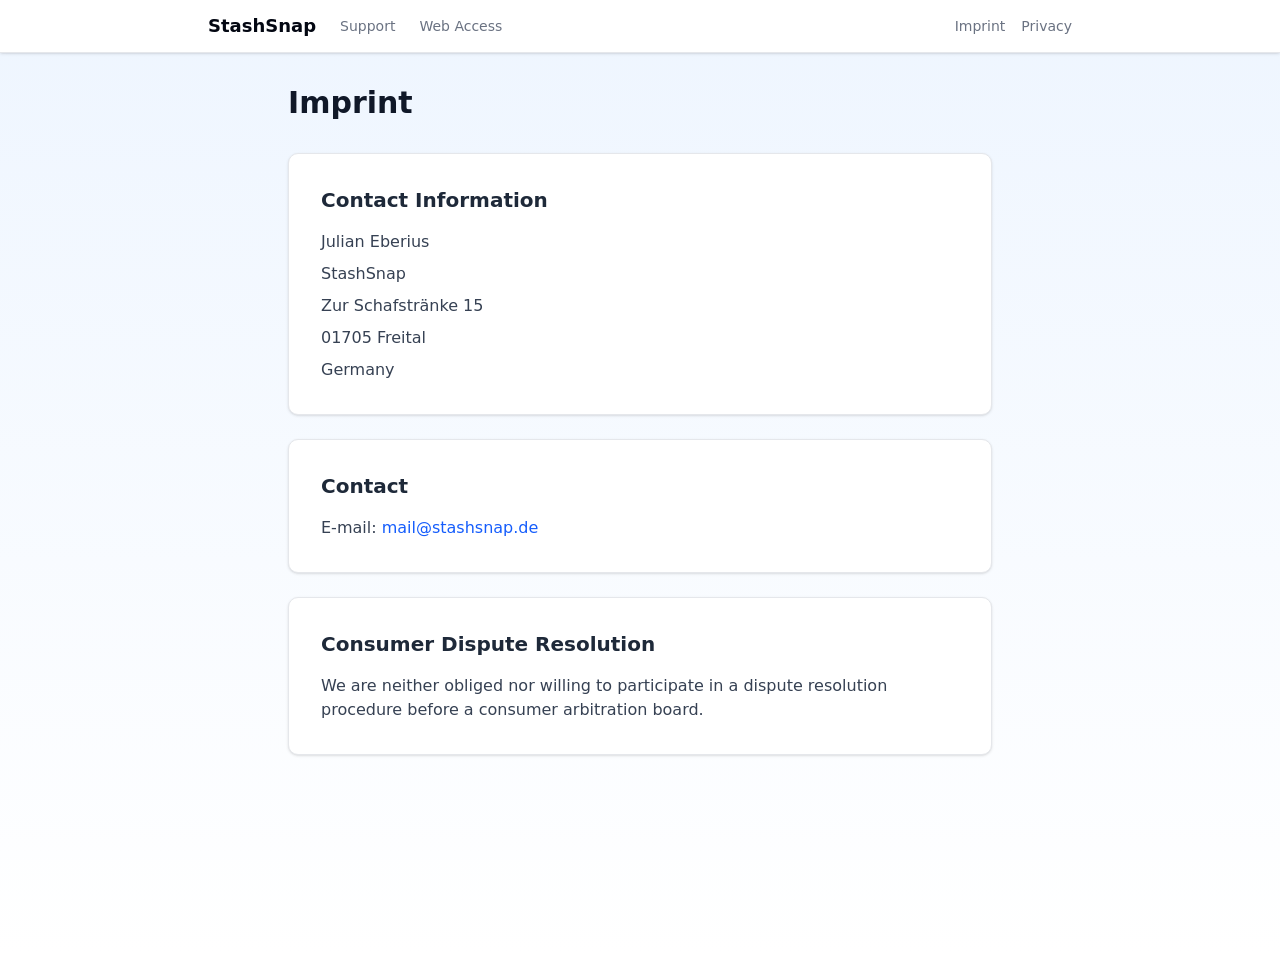
<file: imprint/index.html>
<!DOCTYPE html><html lang="en"><head><meta charSet="utf-8"/><meta name="viewport" content="width=device-width, initial-scale=1"/><link rel="preload" href="/_next/static/media/4cf2300e9c8272f7-s.p.woff2" as="font" crossorigin="" type="font/woff2"/><link rel="preload" href="/_next/static/media/93f479601ee12b01-s.p.woff2" as="font" crossorigin="" type="font/woff2"/><link rel="stylesheet" href="/_next/static/css/9ed7a124dc7af518.css" data-precedence="next"/><link rel="preload" as="script" fetchPriority="low" href="/_next/static/chunks/webpack-9ed042d3e785f519.js"/><script src="/_next/static/chunks/4bd1b696-28f2c80879e78373.js" async=""></script><script src="/_next/static/chunks/684-431d9897cf233e14.js" async=""></script><script src="/_next/static/chunks/main-app-0f7e4b46efd009a6.js" async=""></script><script src="/_next/static/chunks/874-b8f9af60cdef5640.js" async=""></script><script src="/_next/static/chunks/app/layout-918b7c3e6f28b169.js" async=""></script><script src="/_next/static/chunks/766-41fe42aa9512830f.js" async=""></script><script src="/_next/static/chunks/5-55a98512145ad57d.js" async=""></script><script src="/_next/static/chunks/app/page-be4ef15b201157f2.js" async=""></script><script src="https://beamanalytics.b-cdn.net/beam.min.js" data-token="d88aa265-40d6-456f-b9e9-c85cc1c36ef8" async=""></script><link rel="preload" href="https://cdn.apple-cloudkit.com/ck/2/cloudkit.js" as="script"/><meta name="next-size-adjust" content=""/><script>(self.__next_s=self.__next_s||[]).push(["https://cdn.apple-cloudkit.com/ck/2/cloudkit.js",{}])</script><title>StashSnap</title><meta name="description" content="Companion to the StashSnap iOS app"/><link rel="icon" href="/favicon.ico" type="image/x-icon" sizes="16x16"/><link rel="icon" href="/favicon-16x16.png" sizes="16x16" type="image/png"/><link rel="icon" href="/favicon-32x32.png" sizes="32x32" type="image/png"/><link rel="icon" href="/favicon-32.png" sizes="32x32" type="image/png"/><link rel="icon" href="/favicon.ico" sizes="any" type="image/x-icon"/><link rel="apple-touch-icon" href="/apple-icon.png" sizes="180x180" type="image/png"/><link rel="icon" href="/android-chrome-192x192.png" sizes="192x192" type="image/png"/><link rel="icon" href="/android-chrome-512x512.png" sizes="512x512" type="image/png"/><link rel="manifest" href="/site.webmanifest"/><script>document.querySelectorAll('body link[rel="icon"], body link[rel="apple-touch-icon"]').forEach(el => document.head.appendChild(el))</script><script src="/_next/static/chunks/polyfills-42372ed130431b0a.js" noModule=""></script></head><body class="__variable_188709 __variable_9a8899 antialiased"><nav class="w-full border-b bg-white/95 backdrop-blur sticky top-0 z-10 shadow-sm"><div class="max-w-4xl mx-auto flex items-center justify-between px-4 py-3"><div class="flex items-center gap-6"><a class="font-bold text-lg" href="/">StashSnap</a><div class="hidden sm:flex items-center gap-6"><a class="text-sm text-muted-foreground hover:underline whitespace-nowrap" href="/support/">Support</a><a class="text-sm text-muted-foreground hover:underline whitespace-nowrap" href="/login/">Web Access</a></div></div><div class="flex items-center gap-2 sm:gap-4"><a class="sm:hidden text-sm text-muted-foreground hover:underline whitespace-nowrap" href="/support/">Support</a><a class="sm:hidden text-sm text-muted-foreground hover:underline whitespace-nowrap" href="/login/">Web</a><a class="text-sm text-muted-foreground hover:underline whitespace-nowrap" href="/imprint/">Imprint</a><a class="text-sm text-muted-foreground hover:underline whitespace-nowrap" href="/privacy/">Privacy</a></div></div></nav><div class="min-h-screen bg-gradient-to-b from-blue-50 to-white"><main class="max-w-3xl mx-auto p-8"><h1 class="text-3xl font-bold mb-8 text-gray-900">Imprint</h1><div class="prose prose-lg max-w-none"><div class="bg-white rounded-lg shadow-sm border p-8 mb-6"><h2 class="text-xl font-semibold mb-4 text-gray-800">Contact Information</h2><div class="space-y-2 text-gray-700"><p class="font-medium">Julian Eberius</p><p>StashSnap</p><p>Zur Schafstränke 15</p><p>01705 Freital</p><p>Germany</p></div></div><div class="bg-white rounded-lg shadow-sm border p-8 mb-6"><h2 class="text-xl font-semibold mb-4 text-gray-800">Contact</h2><p class="text-gray-700">E-mail: <a href="mailto:mail@stashsnap.de" class="text-blue-600 hover:underline font-medium">mail@stashsnap.de</a></p></div><div class="bg-white rounded-lg shadow-sm border p-8 mb-6"><h2 class="text-xl font-semibold mb-4 text-gray-800">Consumer Dispute Resolution</h2><p class="text-gray-700">We are neither obliged nor willing to participate in a dispute resolution procedure before a consumer arbitration board.</p></div></div></main></div><!--$--><!--/$--><!--$--><!--/$--><script src="/_next/static/chunks/webpack-9ed042d3e785f519.js" async=""></script><script>(self.__next_f=self.__next_f||[]).push([0])</script><script>self.__next_f.push([1,"1:\"$Sreact.fragment\"\n2:I[9243,[\"874\",\"static/chunks/874-b8f9af60cdef5640.js\",\"177\",\"static/chunks/app/layout-918b7c3e6f28b169.js\"],\"\"]\n3:I[6874,[\"766\",\"static/chunks/766-41fe42aa9512830f.js\",\"874\",\"static/chunks/874-b8f9af60cdef5640.js\",\"5\",\"static/chunks/5-55a98512145ad57d.js\",\"974\",\"static/chunks/app/page-be4ef15b201157f2.js\"],\"\"]\n4:I[7555,[],\"\"]\n5:I[1295,[],\"\"]\n6:I[9665,[],\"MetadataBoundary\"]\n8:I[9665,[],\"OutletBoundary\"]\nb:I[4911,[],\"AsyncMetadataOutlet\"]\nd:I[9665,[],\"ViewportBoundary\"]\nf:I[6614,[],\"\"]\n:HL[\"/_next/static/media/4cf2300e9c8272f7-s.p.woff2\",\"font\",{\"crossOrigin\":\"\",\"type\":\"font/woff2\"}]\n:HL[\"/_next/static/media/93f479601ee12b01-s.p.woff2\",\"font\",{\"crossOrigin\":\"\",\"type\":\"font/woff2\"}]\n:HL[\"/_next/static/css/9ed7a124dc7af518.css\",\"style\"]\n"])</script><script>self.__next_f.push([1,"0:{\"P\":null,\"b\":\"9zx4vcgxlZSmcKRxzhJKN\",\"p\":\"\",\"c\":[\"\",\"imprint\",\"\"],\"i\":false,\"f\":[[[\"\",{\"children\":[\"imprint\",{\"children\":[\"__PAGE__\",{}]}]},\"$undefined\",\"$undefined\",true],[\"\",[\"$\",\"$1\",\"c\",{\"children\":[[[\"$\",\"link\",\"0\",{\"rel\":\"stylesheet\",\"href\":\"/_next/static/css/9ed7a124dc7af518.css\",\"precedence\":\"next\",\"crossOrigin\":\"$undefined\",\"nonce\":\"$undefined\"}]],[\"$\",\"html\",null,{\"lang\":\"en\",\"children\":[[\"$\",\"head\",null,{\"children\":[[\"$\",\"$L2\",null,{\"src\":\"https://cdn.apple-cloudkit.com/ck/2/cloudkit.js\",\"strategy\":\"beforeInteractive\"}],[\"$\",\"script\",null,{\"src\":\"https://beamanalytics.b-cdn.net/beam.min.js\",\"data-token\":\"d88aa265-40d6-456f-b9e9-c85cc1c36ef8\",\"async\":true}]]}],[\"$\",\"body\",null,{\"className\":\"__variable_188709 __variable_9a8899 antialiased\",\"children\":[[\"$\",\"nav\",null,{\"className\":\"w-full border-b bg-white/95 backdrop-blur sticky top-0 z-10 shadow-sm\",\"children\":[\"$\",\"div\",null,{\"className\":\"max-w-4xl mx-auto flex items-center justify-between px-4 py-3\",\"children\":[[\"$\",\"div\",null,{\"className\":\"flex items-center gap-6\",\"children\":[[\"$\",\"$L3\",null,{\"href\":\"/\",\"className\":\"font-bold text-lg\",\"children\":\"StashSnap\"}],[\"$\",\"div\",null,{\"className\":\"hidden sm:flex items-center gap-6\",\"children\":[[\"$\",\"$L3\",null,{\"href\":\"/support\",\"className\":\"text-sm text-muted-foreground hover:underline whitespace-nowrap\",\"children\":\"Support\"}],[\"$\",\"$L3\",null,{\"href\":\"/login\",\"className\":\"text-sm text-muted-foreground hover:underline whitespace-nowrap\",\"children\":\"Web Access\"}]]}]]}],[\"$\",\"div\",null,{\"className\":\"flex items-center gap-2 sm:gap-4\",\"children\":[[\"$\",\"$L3\",null,{\"href\":\"/support\",\"className\":\"sm:hidden text-sm text-muted-foreground hover:underline whitespace-nowrap\",\"children\":\"Support\"}],[\"$\",\"$L3\",null,{\"href\":\"/login\",\"className\":\"sm:hidden text-sm text-muted-foreground hover:underline whitespace-nowrap\",\"children\":\"Web\"}],[\"$\",\"$L3\",null,{\"href\":\"/imprint\",\"className\":\"text-sm text-muted-foreground hover:underline whitespace-nowrap\",\"children\":\"Imprint\"}],[\"$\",\"$L3\",null,{\"href\":\"/privacy\",\"className\":\"text-sm text-muted-foreground hover:underline whitespace-nowrap\",\"children\":\"Privacy\"}]]}]]}]}],[\"$\",\"$L4\",null,{\"parallelRouterKey\":\"children\",\"error\":\"$undefined\",\"errorStyles\":\"$undefined\",\"errorScripts\":\"$undefined\",\"template\":[\"$\",\"$L5\",null,{}],\"templateStyles\":\"$undefined\",\"templateScripts\":\"$undefined\",\"notFound\":[[[\"$\",\"title\",null,{\"children\":\"404: This page could not be found.\"}],[\"$\",\"div\",null,{\"style\":{\"fontFamily\":\"system-ui,\\\"Segoe UI\\\",Roboto,Helvetica,Arial,sans-serif,\\\"Apple Color Emoji\\\",\\\"Segoe UI Emoji\\\"\",\"height\":\"100vh\",\"textAlign\":\"center\",\"display\":\"flex\",\"flexDirection\":\"column\",\"alignItems\":\"center\",\"justifyContent\":\"center\"},\"children\":[\"$\",\"div\",null,{\"children\":[[\"$\",\"style\",null,{\"dangerouslySetInnerHTML\":{\"__html\":\"body{color:#000;background:#fff;margin:0}.next-error-h1{border-right:1px solid rgba(0,0,0,.3)}@media (prefers-color-scheme:dark){body{color:#fff;background:#000}.next-error-h1{border-right:1px solid rgba(255,255,255,.3)}}\"}}],[\"$\",\"h1\",null,{\"className\":\"next-error-h1\",\"style\":{\"display\":\"inline-block\",\"margin\":\"0 20px 0 0\",\"padding\":\"0 23px 0 0\",\"fontSize\":24,\"fontWeight\":500,\"verticalAlign\":\"top\",\"lineHeight\":\"49px\"},\"children\":404}],[\"$\",\"div\",null,{\"style\":{\"display\":\"inline-block\"},\"children\":[\"$\",\"h2\",null,{\"style\":{\"fontSize\":14,\"fontWeight\":400,\"lineHeight\":\"49px\",\"margin\":0},\"children\":\"This page could not be found.\"}]}]]}]}]],[]],\"forbidden\":\"$undefined\",\"unauthorized\":\"$undefined\"}]]}]]}]]}],{\"children\":[\"imprint\",[\"$\",\"$1\",\"c\",{\"children\":[null,[\"$\",\"$L4\",null,{\"parallelRouterKey\":\"children\",\"error\":\"$undefined\",\"errorStyles\":\"$undefined\",\"errorScripts\":\"$undefined\",\"template\":[\"$\",\"$L5\",null,{}],\"templateStyles\":\"$undefined\",\"templateScripts\":\"$undefined\",\"notFound\":\"$undefined\",\"forbidden\":\"$undefined\",\"unauthorized\":\"$undefined\"}]]}],{\"children\":[\"__PAGE__\",[\"$\",\"$1\",\"c\",{\"children\":[[\"$\",\"div\",null,{\"className\":\"min-h-screen bg-gradient-to-b from-blue-50 to-white\",\"children\":[\"$\",\"main\",null,{\"className\":\"max-w-3xl mx-auto p-8\",\"children\":[[\"$\",\"h1\",null,{\"className\":\"text-3xl font-bold mb-8 text-gray-900\",\"children\":\"Imprint\"}],[\"$\",\"div\",null,{\"className\":\"prose prose-lg max-w-none\",\"children\":[[\"$\",\"div\",null,{\"className\":\"bg-white rounded-lg shadow-sm border p-8 mb-6\",\"children\":[[\"$\",\"h2\",null,{\"className\":\"text-xl font-semibold mb-4 text-gray-800\",\"children\":\"Contact Information\"}],[\"$\",\"div\",null,{\"className\":\"space-y-2 text-gray-700\",\"children\":[[\"$\",\"p\",null,{\"className\":\"font-medium\",\"children\":\"Julian Eberius\"}],[\"$\",\"p\",null,{\"children\":\"StashSnap\"}],[\"$\",\"p\",null,{\"children\":\"Zur Schafstränke 15\"}],[\"$\",\"p\",null,{\"children\":\"01705 Freital\"}],[\"$\",\"p\",null,{\"children\":\"Germany\"}]]}]]}],[\"$\",\"div\",null,{\"className\":\"bg-white rounded-lg shadow-sm border p-8 mb-6\",\"children\":[[\"$\",\"h2\",null,{\"className\":\"text-xl font-semibold mb-4 text-gray-800\",\"children\":\"Contact\"}],[\"$\",\"p\",null,{\"className\":\"text-gray-700\",\"children\":[\"E-mail: \",[\"$\",\"a\",null,{\"href\":\"mailto:mail@stashsnap.de\",\"className\":\"text-blue-600 hover:underline font-medium\",\"children\":\"mail@stashsnap.de\"}]]}]]}],[\"$\",\"div\",null,{\"className\":\"bg-white rounded-lg shadow-sm border p-8 mb-6\",\"children\":[[\"$\",\"h2\",null,{\"className\":\"text-xl font-semibold mb-4 text-gray-800\",\"children\":\"Consumer Dispute Resolution\"}],[\"$\",\"p\",null,{\"className\":\"text-gray-700\",\"children\":\"We are neither obliged nor willing to participate in a dispute resolution procedure before a consumer arbitration board.\"}]]}]]}]]}]}],[\"$\",\"$L6\",null,{\"children\":\"$L7\"}],null,[\"$\",\"$L8\",null,{\"children\":[\"$L9\",\"$La\",[\"$\",\"$Lb\",null,{\"promise\":\"$@c\"}]]}]]}],{},null,false]},null,false]},null,false],[\"$\",\"$1\",\"h\",{\"children\":[null,[\"$\",\"$1\",\"P5r0xvanfCQm4Y85sH7Oy\",{\"children\":[[\"$\",\"$Ld\",null,{\"children\":\"$Le\"}],[\"$\",\"meta\",null,{\"name\":\"next-size-adjust\",\"content\":\"\"}]]}],null]}],false]],\"m\":\"$undefined\",\"G\":[\"$f\",\"$undefined\"],\"s\":false,\"S\":true}\n"])</script><script>self.__next_f.push([1,"10:\"$Sreact.suspense\"\n11:I[4911,[],\"AsyncMetadata\"]\n7:[\"$\",\"$10\",null,{\"fallback\":null,\"children\":[\"$\",\"$L11\",null,{\"promise\":\"$@12\"}]}]\n"])</script><script>self.__next_f.push([1,"a:null\n"])</script><script>self.__next_f.push([1,"e:[[\"$\",\"meta\",\"0\",{\"charSet\":\"utf-8\"}],[\"$\",\"meta\",\"1\",{\"name\":\"viewport\",\"content\":\"width=device-width, initial-scale=1\"}]]\n9:null\n"])</script><script>self.__next_f.push([1,"12:{\"metadata\":[[\"$\",\"title\",\"0\",{\"children\":\"StashSnap\"}],[\"$\",\"meta\",\"1\",{\"name\":\"description\",\"content\":\"Companion to the StashSnap iOS app\"}],[\"$\",\"link\",\"2\",{\"rel\":\"icon\",\"href\":\"/favicon.ico\",\"type\":\"image/x-icon\",\"sizes\":\"16x16\"}],[\"$\",\"link\",\"3\",{\"rel\":\"icon\",\"href\":\"/favicon-16x16.png\",\"sizes\":\"16x16\",\"type\":\"image/png\"}],[\"$\",\"link\",\"4\",{\"rel\":\"icon\",\"href\":\"/favicon-32x32.png\",\"sizes\":\"32x32\",\"type\":\"image/png\"}],[\"$\",\"link\",\"5\",{\"rel\":\"icon\",\"href\":\"/favicon-32.png\",\"sizes\":\"32x32\",\"type\":\"image/png\"}],[\"$\",\"link\",\"6\",{\"rel\":\"icon\",\"href\":\"/favicon.ico\",\"sizes\":\"any\",\"type\":\"image/x-icon\"}],[\"$\",\"link\",\"7\",{\"rel\":\"apple-touch-icon\",\"href\":\"/apple-icon.png\",\"sizes\":\"180x180\",\"type\":\"image/png\"}],[\"$\",\"link\",\"8\",{\"rel\":\"icon\",\"href\":\"/android-chrome-192x192.png\",\"sizes\":\"192x192\",\"type\":\"image/png\"}],[\"$\",\"link\",\"9\",{\"rel\":\"icon\",\"href\":\"/android-chrome-512x512.png\",\"sizes\":\"512x512\",\"type\":\"image/png\"}],[\"$\",\"link\",\"10\",{\"rel\":\"manifest\",\"href\":\"/site.webmanifest\"}]],\"error\":null,\"digest\":\"$undefined\"}\nc:{\"metadata\":\"$12:metadata\",\"error\":null,\"digest\":\"$undefined\"}\n"])</script></body></html>
</file>
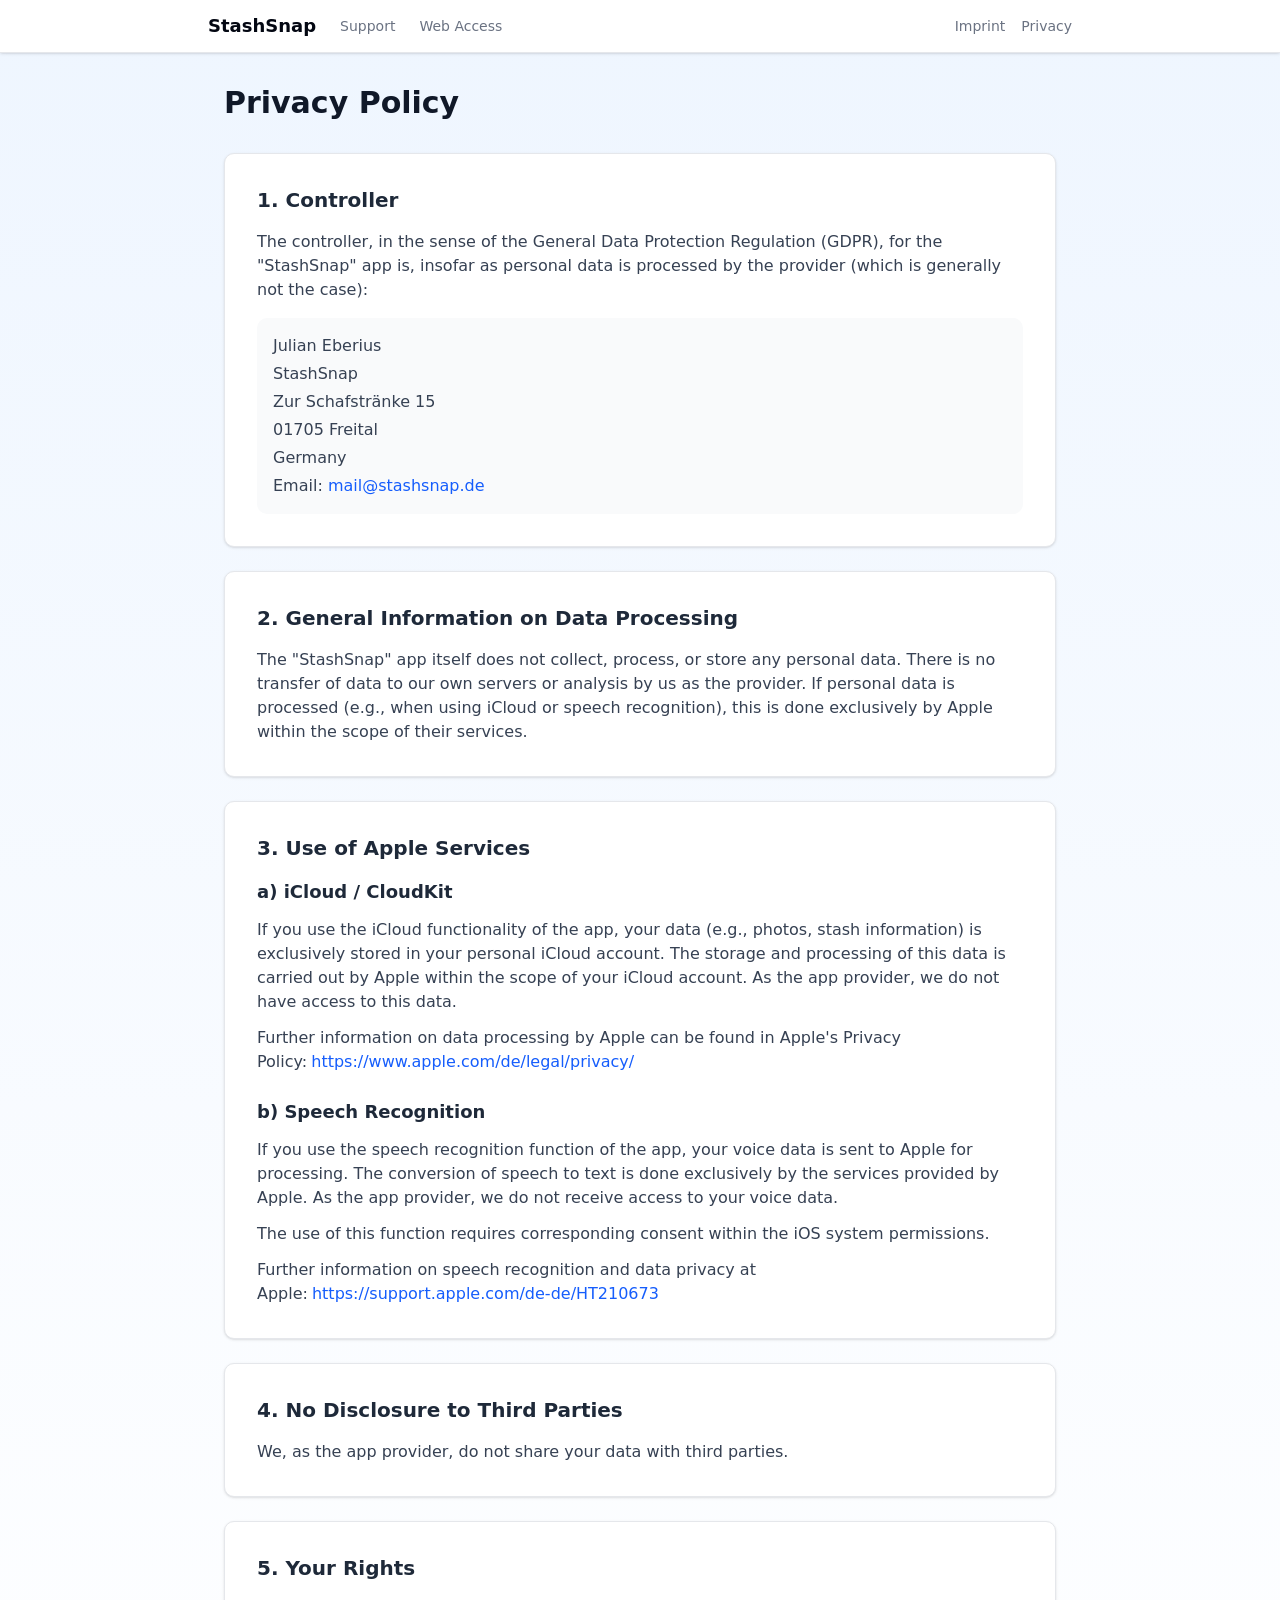
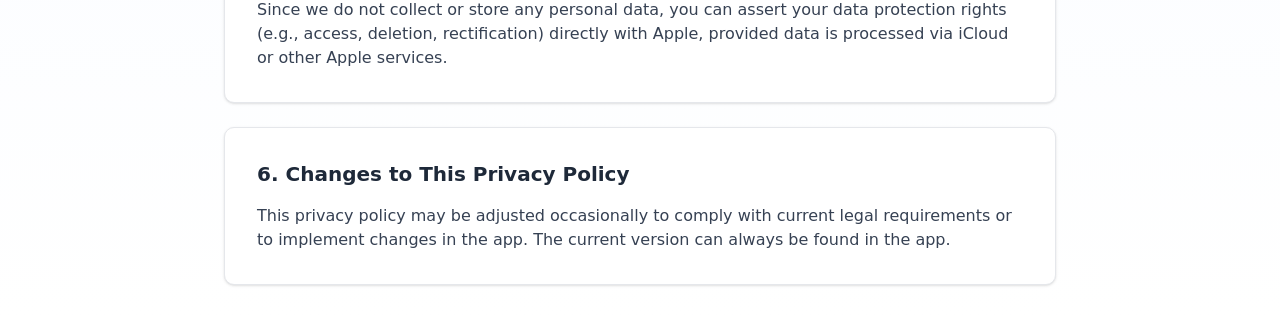
<file: privacy/index.html>
<!DOCTYPE html><html lang="en"><head><meta charSet="utf-8"/><meta name="viewport" content="width=device-width, initial-scale=1"/><link rel="preload" href="/_next/static/media/4cf2300e9c8272f7-s.p.woff2" as="font" crossorigin="" type="font/woff2"/><link rel="preload" href="/_next/static/media/93f479601ee12b01-s.p.woff2" as="font" crossorigin="" type="font/woff2"/><link rel="stylesheet" href="/_next/static/css/9ed7a124dc7af518.css" data-precedence="next"/><link rel="preload" as="script" fetchPriority="low" href="/_next/static/chunks/webpack-9ed042d3e785f519.js"/><script src="/_next/static/chunks/4bd1b696-28f2c80879e78373.js" async=""></script><script src="/_next/static/chunks/684-431d9897cf233e14.js" async=""></script><script src="/_next/static/chunks/main-app-0f7e4b46efd009a6.js" async=""></script><script src="/_next/static/chunks/874-b8f9af60cdef5640.js" async=""></script><script src="/_next/static/chunks/app/layout-918b7c3e6f28b169.js" async=""></script><script src="/_next/static/chunks/766-41fe42aa9512830f.js" async=""></script><script src="/_next/static/chunks/5-55a98512145ad57d.js" async=""></script><script src="/_next/static/chunks/app/page-be4ef15b201157f2.js" async=""></script><script src="https://beamanalytics.b-cdn.net/beam.min.js" data-token="d88aa265-40d6-456f-b9e9-c85cc1c36ef8" async=""></script><link rel="preload" href="https://cdn.apple-cloudkit.com/ck/2/cloudkit.js" as="script"/><meta name="next-size-adjust" content=""/><script>(self.__next_s=self.__next_s||[]).push(["https://cdn.apple-cloudkit.com/ck/2/cloudkit.js",{}])</script><title>StashSnap</title><meta name="description" content="Companion to the StashSnap iOS app"/><link rel="icon" href="/favicon.ico" type="image/x-icon" sizes="16x16"/><link rel="icon" href="/favicon-16x16.png" sizes="16x16" type="image/png"/><link rel="icon" href="/favicon-32x32.png" sizes="32x32" type="image/png"/><link rel="icon" href="/favicon-32.png" sizes="32x32" type="image/png"/><link rel="icon" href="/favicon.ico" sizes="any" type="image/x-icon"/><link rel="apple-touch-icon" href="/apple-icon.png" sizes="180x180" type="image/png"/><link rel="icon" href="/android-chrome-192x192.png" sizes="192x192" type="image/png"/><link rel="icon" href="/android-chrome-512x512.png" sizes="512x512" type="image/png"/><link rel="manifest" href="/site.webmanifest"/><script>document.querySelectorAll('body link[rel="icon"], body link[rel="apple-touch-icon"]').forEach(el => document.head.appendChild(el))</script><script src="/_next/static/chunks/polyfills-42372ed130431b0a.js" noModule=""></script></head><body class="__variable_188709 __variable_9a8899 antialiased"><nav class="w-full border-b bg-white/95 backdrop-blur sticky top-0 z-10 shadow-sm"><div class="max-w-4xl mx-auto flex items-center justify-between px-4 py-3"><div class="flex items-center gap-6"><a class="font-bold text-lg" href="/">StashSnap</a><div class="hidden sm:flex items-center gap-6"><a class="text-sm text-muted-foreground hover:underline whitespace-nowrap" href="/support/">Support</a><a class="text-sm text-muted-foreground hover:underline whitespace-nowrap" href="/login/">Web Access</a></div></div><div class="flex items-center gap-2 sm:gap-4"><a class="sm:hidden text-sm text-muted-foreground hover:underline whitespace-nowrap" href="/support/">Support</a><a class="sm:hidden text-sm text-muted-foreground hover:underline whitespace-nowrap" href="/login/">Web</a><a class="text-sm text-muted-foreground hover:underline whitespace-nowrap" href="/imprint/">Imprint</a><a class="text-sm text-muted-foreground hover:underline whitespace-nowrap" href="/privacy/">Privacy</a></div></div></nav><div class="min-h-screen bg-gradient-to-b from-blue-50 to-white"><main class="max-w-4xl mx-auto p-8"><h1 class="text-3xl font-bold mb-8 text-gray-900">Privacy Policy</h1><div class="prose prose-lg max-w-none"><div class="bg-white rounded-lg shadow-sm border p-8 mb-6"><h2 class="text-xl font-semibold mb-4 text-gray-800">1. Controller</h2><p class="text-gray-700 mb-4">The controller, in the sense of the General Data Protection Regulation (GDPR), for the &quot;StashSnap&quot; app is, insofar as personal data is processed by the provider (which is generally not the case):</p><div class="bg-gray-50 p-4 rounded-lg"><div class="space-y-1 text-gray-700"><p class="font-medium">Julian Eberius</p><p>StashSnap</p><p>Zur Schafstränke 15</p><p>01705 Freital</p><p>Germany</p><p>Email: <a href="mailto:mail@stashsnap.de" class="text-blue-600 hover:underline font-medium">mail@stashsnap.de</a></p></div></div></div><div class="bg-white rounded-lg shadow-sm border p-8 mb-6"><h2 class="text-xl font-semibold mb-4 text-gray-800">2. General Information on Data Processing</h2><p class="text-gray-700">The &quot;StashSnap&quot; app itself does not collect, process, or store any personal data. There is no transfer of data to our own servers or analysis by us as the provider. If personal data is processed (e.g., when using iCloud or speech recognition), this is done exclusively by Apple within the scope of their services.</p></div><div class="bg-white rounded-lg shadow-sm border p-8 mb-6"><h2 class="text-xl font-semibold mb-4 text-gray-800">3. Use of Apple Services</h2><div class="mb-6"><h3 class="text-lg font-semibold mb-3 text-gray-800">a) iCloud / CloudKit</h3><p class="text-gray-700 mb-3">If you use the iCloud functionality of the app, your data (e.g., photos, stash information) is exclusively stored in your personal iCloud account. The storage and processing of this data is carried out by Apple within the scope of your iCloud account. As the app provider, we do not have access to this data.</p><p class="text-gray-700">Further information on data processing by Apple can be found in Apple&#x27;s Privacy Policy:<a href="https://www.apple.com/de/legal/privacy/" target="_blank" rel="noopener noreferrer" class="text-blue-600 hover:underline ml-1">https://www.apple.com/de/legal/privacy/</a></p></div><div><h3 class="text-lg font-semibold mb-3 text-gray-800">b) Speech Recognition</h3><p class="text-gray-700 mb-3">If you use the speech recognition function of the app, your voice data is sent to Apple for processing. The conversion of speech to text is done exclusively by the services provided by Apple. As the app provider, we do not receive access to your voice data.</p><p class="text-gray-700 mb-3">The use of this function requires corresponding consent within the iOS system permissions.</p><p class="text-gray-700">Further information on speech recognition and data privacy at Apple:<a href="https://support.apple.com/de-de/HT210673" target="_blank" rel="noopener noreferrer" class="text-blue-600 hover:underline ml-1">https://support.apple.com/de-de/HT210673</a></p></div></div><div class="bg-white rounded-lg shadow-sm border p-8 mb-6"><h2 class="text-xl font-semibold mb-4 text-gray-800">4. No Disclosure to Third Parties</h2><p class="text-gray-700">We, as the app provider, do not share your data with third parties.</p></div><div class="bg-white rounded-lg shadow-sm border p-8 mb-6"><h2 class="text-xl font-semibold mb-4 text-gray-800">5. Your Rights</h2><p class="text-gray-700">Since we do not collect or store any personal data, you can assert your data protection rights (e.g., access, deletion, rectification) directly with Apple, provided data is processed via iCloud or other Apple services.</p></div><div class="bg-white rounded-lg shadow-sm border p-8"><h2 class="text-xl font-semibold mb-4 text-gray-800">6. Changes to This Privacy Policy</h2><p class="text-gray-700">This privacy policy may be adjusted occasionally to comply with current legal requirements or to implement changes in the app. The current version can always be found in the app.</p></div></div></main></div><!--$--><!--/$--><!--$--><!--/$--><script src="/_next/static/chunks/webpack-9ed042d3e785f519.js" async=""></script><script>(self.__next_f=self.__next_f||[]).push([0])</script><script>self.__next_f.push([1,"1:\"$Sreact.fragment\"\n2:I[9243,[\"874\",\"static/chunks/874-b8f9af60cdef5640.js\",\"177\",\"static/chunks/app/layout-918b7c3e6f28b169.js\"],\"\"]\n3:I[6874,[\"766\",\"static/chunks/766-41fe42aa9512830f.js\",\"874\",\"static/chunks/874-b8f9af60cdef5640.js\",\"5\",\"static/chunks/5-55a98512145ad57d.js\",\"974\",\"static/chunks/app/page-be4ef15b201157f2.js\"],\"\"]\n4:I[7555,[],\"\"]\n5:I[1295,[],\"\"]\n6:I[9665,[],\"MetadataBoundary\"]\n8:I[9665,[],\"OutletBoundary\"]\nb:I[4911,[],\"AsyncMetadataOutlet\"]\nd:I[9665,[],\"ViewportBoundary\"]\nf:I[6614,[],\"\"]\n:HL[\"/_next/static/media/4cf2300e9c8272f7-s.p.woff2\",\"font\",{\"crossOrigin\":\"\",\"type\":\"font/woff2\"}]\n:HL[\"/_next/static/media/93f479601ee12b01-s.p.woff2\",\"font\",{\"crossOrigin\":\"\",\"type\":\"font/woff2\"}]\n:HL[\"/_next/static/css/9ed7a124dc7af518.css\",\"style\"]\n"])</script><script>self.__next_f.push([1,"0:{\"P\":null,\"b\":\"9zx4vcgxlZSmcKRxzhJKN\",\"p\":\"\",\"c\":[\"\",\"privacy\",\"\"],\"i\":false,\"f\":[[[\"\",{\"children\":[\"privacy\",{\"children\":[\"__PAGE__\",{}]}]},\"$undefined\",\"$undefined\",true],[\"\",[\"$\",\"$1\",\"c\",{\"children\":[[[\"$\",\"link\",\"0\",{\"rel\":\"stylesheet\",\"href\":\"/_next/static/css/9ed7a124dc7af518.css\",\"precedence\":\"next\",\"crossOrigin\":\"$undefined\",\"nonce\":\"$undefined\"}]],[\"$\",\"html\",null,{\"lang\":\"en\",\"children\":[[\"$\",\"head\",null,{\"children\":[[\"$\",\"$L2\",null,{\"src\":\"https://cdn.apple-cloudkit.com/ck/2/cloudkit.js\",\"strategy\":\"beforeInteractive\"}],[\"$\",\"script\",null,{\"src\":\"https://beamanalytics.b-cdn.net/beam.min.js\",\"data-token\":\"d88aa265-40d6-456f-b9e9-c85cc1c36ef8\",\"async\":true}]]}],[\"$\",\"body\",null,{\"className\":\"__variable_188709 __variable_9a8899 antialiased\",\"children\":[[\"$\",\"nav\",null,{\"className\":\"w-full border-b bg-white/95 backdrop-blur sticky top-0 z-10 shadow-sm\",\"children\":[\"$\",\"div\",null,{\"className\":\"max-w-4xl mx-auto flex items-center justify-between px-4 py-3\",\"children\":[[\"$\",\"div\",null,{\"className\":\"flex items-center gap-6\",\"children\":[[\"$\",\"$L3\",null,{\"href\":\"/\",\"className\":\"font-bold text-lg\",\"children\":\"StashSnap\"}],[\"$\",\"div\",null,{\"className\":\"hidden sm:flex items-center gap-6\",\"children\":[[\"$\",\"$L3\",null,{\"href\":\"/support\",\"className\":\"text-sm text-muted-foreground hover:underline whitespace-nowrap\",\"children\":\"Support\"}],[\"$\",\"$L3\",null,{\"href\":\"/login\",\"className\":\"text-sm text-muted-foreground hover:underline whitespace-nowrap\",\"children\":\"Web Access\"}]]}]]}],[\"$\",\"div\",null,{\"className\":\"flex items-center gap-2 sm:gap-4\",\"children\":[[\"$\",\"$L3\",null,{\"href\":\"/support\",\"className\":\"sm:hidden text-sm text-muted-foreground hover:underline whitespace-nowrap\",\"children\":\"Support\"}],[\"$\",\"$L3\",null,{\"href\":\"/login\",\"className\":\"sm:hidden text-sm text-muted-foreground hover:underline whitespace-nowrap\",\"children\":\"Web\"}],[\"$\",\"$L3\",null,{\"href\":\"/imprint\",\"className\":\"text-sm text-muted-foreground hover:underline whitespace-nowrap\",\"children\":\"Imprint\"}],[\"$\",\"$L3\",null,{\"href\":\"/privacy\",\"className\":\"text-sm text-muted-foreground hover:underline whitespace-nowrap\",\"children\":\"Privacy\"}]]}]]}]}],[\"$\",\"$L4\",null,{\"parallelRouterKey\":\"children\",\"error\":\"$undefined\",\"errorStyles\":\"$undefined\",\"errorScripts\":\"$undefined\",\"template\":[\"$\",\"$L5\",null,{}],\"templateStyles\":\"$undefined\",\"templateScripts\":\"$undefined\",\"notFound\":[[[\"$\",\"title\",null,{\"children\":\"404: This page could not be found.\"}],[\"$\",\"div\",null,{\"style\":{\"fontFamily\":\"system-ui,\\\"Segoe UI\\\",Roboto,Helvetica,Arial,sans-serif,\\\"Apple Color Emoji\\\",\\\"Segoe UI Emoji\\\"\",\"height\":\"100vh\",\"textAlign\":\"center\",\"display\":\"flex\",\"flexDirection\":\"column\",\"alignItems\":\"center\",\"justifyContent\":\"center\"},\"children\":[\"$\",\"div\",null,{\"children\":[[\"$\",\"style\",null,{\"dangerouslySetInnerHTML\":{\"__html\":\"body{color:#000;background:#fff;margin:0}.next-error-h1{border-right:1px solid rgba(0,0,0,.3)}@media (prefers-color-scheme:dark){body{color:#fff;background:#000}.next-error-h1{border-right:1px solid rgba(255,255,255,.3)}}\"}}],[\"$\",\"h1\",null,{\"className\":\"next-error-h1\",\"style\":{\"display\":\"inline-block\",\"margin\":\"0 20px 0 0\",\"padding\":\"0 23px 0 0\",\"fontSize\":24,\"fontWeight\":500,\"verticalAlign\":\"top\",\"lineHeight\":\"49px\"},\"children\":404}],[\"$\",\"div\",null,{\"style\":{\"display\":\"inline-block\"},\"children\":[\"$\",\"h2\",null,{\"style\":{\"fontSize\":14,\"fontWeight\":400,\"lineHeight\":\"49px\",\"margin\":0},\"children\":\"This page could not be found.\"}]}]]}]}]],[]],\"forbidden\":\"$undefined\",\"unauthorized\":\"$undefined\"}]]}]]}]]}],{\"children\":[\"privacy\",[\"$\",\"$1\",\"c\",{\"children\":[null,[\"$\",\"$L4\",null,{\"parallelRouterKey\":\"children\",\"error\":\"$undefined\",\"errorStyles\":\"$undefined\",\"errorScripts\":\"$undefined\",\"template\":[\"$\",\"$L5\",null,{}],\"templateStyles\":\"$undefined\",\"templateScripts\":\"$undefined\",\"notFound\":\"$undefined\",\"forbidden\":\"$undefined\",\"unauthorized\":\"$undefined\"}]]}],{\"children\":[\"__PAGE__\",[\"$\",\"$1\",\"c\",{\"children\":[[\"$\",\"div\",null,{\"className\":\"min-h-screen bg-gradient-to-b from-blue-50 to-white\",\"children\":[\"$\",\"main\",null,{\"className\":\"max-w-4xl mx-auto p-8\",\"children\":[[\"$\",\"h1\",null,{\"className\":\"text-3xl font-bold mb-8 text-gray-900\",\"children\":\"Privacy Policy\"}],[\"$\",\"div\",null,{\"className\":\"prose prose-lg max-w-none\",\"children\":[[\"$\",\"div\",null,{\"className\":\"bg-white rounded-lg shadow-sm border p-8 mb-6\",\"children\":[[\"$\",\"h2\",null,{\"className\":\"text-xl font-semibold mb-4 text-gray-800\",\"children\":\"1. Controller\"}],[\"$\",\"p\",null,{\"className\":\"text-gray-700 mb-4\",\"children\":\"The controller, in the sense of the General Data Protection Regulation (GDPR), for the \\\"StashSnap\\\" app is, insofar as personal data is processed by the provider (which is generally not the case):\"}],[\"$\",\"div\",null,{\"className\":\"bg-gray-50 p-4 rounded-lg\",\"children\":[\"$\",\"div\",null,{\"className\":\"space-y-1 text-gray-700\",\"children\":[[\"$\",\"p\",null,{\"className\":\"font-medium\",\"children\":\"Julian Eberius\"}],[\"$\",\"p\",null,{\"children\":\"StashSnap\"}],[\"$\",\"p\",null,{\"children\":\"Zur Schafstränke 15\"}],[\"$\",\"p\",null,{\"children\":\"01705 Freital\"}],[\"$\",\"p\",null,{\"children\":\"Germany\"}],[\"$\",\"p\",null,{\"children\":[\"Email: \",[\"$\",\"a\",null,{\"href\":\"mailto:mail@stashsnap.de\",\"className\":\"text-blue-600 hover:underline font-medium\",\"children\":\"mail@stashsnap.de\"}]]}]]}]}]]}],[\"$\",\"div\",null,{\"className\":\"bg-white rounded-lg shadow-sm border p-8 mb-6\",\"children\":[[\"$\",\"h2\",null,{\"className\":\"text-xl font-semibold mb-4 text-gray-800\",\"children\":\"2. General Information on Data Processing\"}],[\"$\",\"p\",null,{\"className\":\"text-gray-700\",\"children\":\"The \\\"StashSnap\\\" app itself does not collect, process, or store any personal data. There is no transfer of data to our own servers or analysis by us as the provider. If personal data is processed (e.g., when using iCloud or speech recognition), this is done exclusively by Apple within the scope of their services.\"}]]}],[\"$\",\"div\",null,{\"className\":\"bg-white rounded-lg shadow-sm border p-8 mb-6\",\"children\":[[\"$\",\"h2\",null,{\"className\":\"text-xl font-semibold mb-4 text-gray-800\",\"children\":\"3. Use of Apple Services\"}],[\"$\",\"div\",null,{\"className\":\"mb-6\",\"children\":[[\"$\",\"h3\",null,{\"className\":\"text-lg font-semibold mb-3 text-gray-800\",\"children\":\"a) iCloud / CloudKit\"}],[\"$\",\"p\",null,{\"className\":\"text-gray-700 mb-3\",\"children\":\"If you use the iCloud functionality of the app, your data (e.g., photos, stash information) is exclusively stored in your personal iCloud account. The storage and processing of this data is carried out by Apple within the scope of your iCloud account. As the app provider, we do not have access to this data.\"}],[\"$\",\"p\",null,{\"className\":\"text-gray-700\",\"children\":[\"Further information on data processing by Apple can be found in Apple's Privacy Policy:\",[\"$\",\"a\",null,{\"href\":\"https://www.apple.com/de/legal/privacy/\",\"target\":\"_blank\",\"rel\":\"noopener noreferrer\",\"className\":\"text-blue-600 hover:underline ml-1\",\"children\":\"https://www.apple.com/de/legal/privacy/\"}]]}]]}],[\"$\",\"div\",null,{\"children\":[[\"$\",\"h3\",null,{\"className\":\"text-lg font-semibold mb-3 text-gray-800\",\"children\":\"b) Speech Recognition\"}],[\"$\",\"p\",null,{\"className\":\"text-gray-700 mb-3\",\"children\":\"If you use the speech recognition function of the app, your voice data is sent to Apple for processing. The conversion of speech to text is done exclusively by the services provided by Apple. As the app provider, we do not receive access to your voice data.\"}],[\"$\",\"p\",null,{\"className\":\"text-gray-700 mb-3\",\"children\":\"The use of this function requires corresponding consent within the iOS system permissions.\"}],[\"$\",\"p\",null,{\"className\":\"text-gray-700\",\"children\":[\"Further information on speech recognition and data privacy at Apple:\",[\"$\",\"a\",null,{\"href\":\"https://support.apple.com/de-de/HT210673\",\"target\":\"_blank\",\"rel\":\"noopener noreferrer\",\"className\":\"text-blue-600 hover:underline ml-1\",\"children\":\"https://support.apple.com/de-de/HT210673\"}]]}]]}]]}],[\"$\",\"div\",null,{\"className\":\"bg-white rounded-lg shadow-sm border p-8 mb-6\",\"children\":[[\"$\",\"h2\",null,{\"className\":\"text-xl font-semibold mb-4 text-gray-800\",\"children\":\"4. No Disclosure to Third Parties\"}],[\"$\",\"p\",null,{\"className\":\"text-gray-700\",\"children\":\"We, as the app provider, do not share your data with third parties.\"}]]}],[\"$\",\"div\",null,{\"className\":\"bg-white rounded-lg shadow-sm border p-8 mb-6\",\"children\":[[\"$\",\"h2\",null,{\"className\":\"text-xl font-semibold mb-4 text-gray-800\",\"children\":\"5. Your Rights\"}],[\"$\",\"p\",null,{\"className\":\"text-gray-700\",\"children\":\"Since we do not collect or store any personal data, you can assert your data protection rights (e.g., access, deletion, rectification) directly with Apple, provided data is processed via iCloud or other Apple services.\"}]]}],[\"$\",\"div\",null,{\"className\":\"bg-white rounded-lg shadow-sm border p-8\",\"children\":[[\"$\",\"h2\",null,{\"className\":\"text-xl font-semibold mb-4 text-gray-800\",\"children\":\"6. Changes to This Privacy Policy\"}],[\"$\",\"p\",null,{\"className\":\"text-gray-700\",\"children\":\"This privacy policy may be adjusted occasionally to comply with current legal requirements or to implement changes in the app. The current version can always be found in the app.\"}]]}]]}]]}]}],[\"$\",\"$L6\",null,{\"children\":\"$L7\"}],null,[\"$\",\"$L8\",null,{\"children\":[\"$L9\",\"$La\",[\"$\",\"$Lb\",null,{\"promise\":\"$@c\"}]]}]]}],{},null,false]},null,false]},null,false],[\"$\",\"$1\",\"h\",{\"children\":[null,[\"$\",\"$1\",\"G2BPGkw0St7b5tKExnTZn\",{\"children\":[[\"$\",\"$Ld\",null,{\"children\":\"$Le\"}],[\"$\",\"meta\",null,{\"name\":\"next-size-adjust\",\"content\":\"\"}]]}],null]}],false]],\"m\":\"$undefined\",\"G\":[\"$f\",\"$undefined\"],\"s\":false,\"S\":true}\n"])</script><script>self.__next_f.push([1,"10:\"$Sreact.suspense\"\n11:I[4911,[],\"AsyncMetadata\"]\n7:[\"$\",\"$10\",null,{\"fallback\":null,\"children\":[\"$\",\"$L11\",null,{\"promise\":\"$@12\"}]}]\n"])</script><script>self.__next_f.push([1,"a:null\n"])</script><script>self.__next_f.push([1,"e:[[\"$\",\"meta\",\"0\",{\"charSet\":\"utf-8\"}],[\"$\",\"meta\",\"1\",{\"name\":\"viewport\",\"content\":\"width=device-width, initial-scale=1\"}]]\n9:null\n"])</script><script>self.__next_f.push([1,"12:{\"metadata\":[[\"$\",\"title\",\"0\",{\"children\":\"StashSnap\"}],[\"$\",\"meta\",\"1\",{\"name\":\"description\",\"content\":\"Companion to the StashSnap iOS app\"}],[\"$\",\"link\",\"2\",{\"rel\":\"icon\",\"href\":\"/favicon.ico\",\"type\":\"image/x-icon\",\"sizes\":\"16x16\"}],[\"$\",\"link\",\"3\",{\"rel\":\"icon\",\"href\":\"/favicon-16x16.png\",\"sizes\":\"16x16\",\"type\":\"image/png\"}],[\"$\",\"link\",\"4\",{\"rel\":\"icon\",\"href\":\"/favicon-32x32.png\",\"sizes\":\"32x32\",\"type\":\"image/png\"}],[\"$\",\"link\",\"5\",{\"rel\":\"icon\",\"href\":\"/favicon-32.png\",\"sizes\":\"32x32\",\"type\":\"image/png\"}],[\"$\",\"link\",\"6\",{\"rel\":\"icon\",\"href\":\"/favicon.ico\",\"sizes\":\"any\",\"type\":\"image/x-icon\"}],[\"$\",\"link\",\"7\",{\"rel\":\"apple-touch-icon\",\"href\":\"/apple-icon.png\",\"sizes\":\"180x180\",\"type\":\"image/png\"}],[\"$\",\"link\",\"8\",{\"rel\":\"icon\",\"href\":\"/android-chrome-192x192.png\",\"sizes\":\"192x192\",\"type\":\"image/png\"}],[\"$\",\"link\",\"9\",{\"rel\":\"icon\",\"href\":\"/android-chrome-512x512.png\",\"sizes\":\"512x512\",\"type\":\"image/png\"}],[\"$\",\"link\",\"10\",{\"rel\":\"manifest\",\"href\":\"/site.webmanifest\"}]],\"error\":null,\"digest\":\"$undefined\"}\nc:{\"metadata\":\"$12:metadata\",\"error\":null,\"digest\":\"$undefined\"}\n"])</script></body></html>
</file>
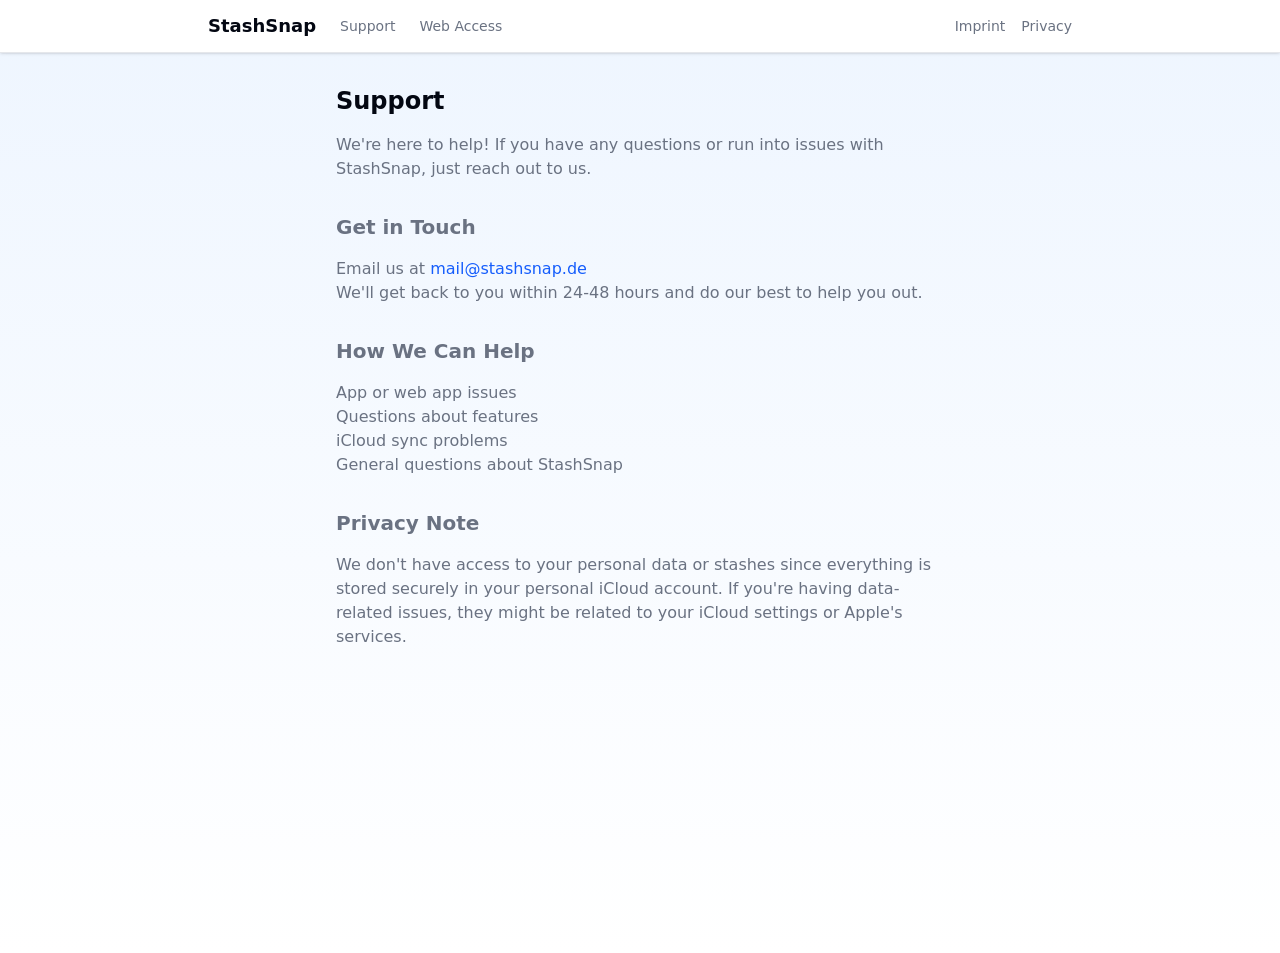
<file: support/index.html>
<!DOCTYPE html><html lang="en"><head><meta charSet="utf-8"/><meta name="viewport" content="width=device-width, initial-scale=1"/><link rel="preload" href="/_next/static/media/4cf2300e9c8272f7-s.p.woff2" as="font" crossorigin="" type="font/woff2"/><link rel="preload" href="/_next/static/media/93f479601ee12b01-s.p.woff2" as="font" crossorigin="" type="font/woff2"/><link rel="stylesheet" href="/_next/static/css/9ed7a124dc7af518.css" data-precedence="next"/><link rel="preload" as="script" fetchPriority="low" href="/_next/static/chunks/webpack-9ed042d3e785f519.js"/><script src="/_next/static/chunks/4bd1b696-28f2c80879e78373.js" async=""></script><script src="/_next/static/chunks/684-431d9897cf233e14.js" async=""></script><script src="/_next/static/chunks/main-app-0f7e4b46efd009a6.js" async=""></script><script src="/_next/static/chunks/874-b8f9af60cdef5640.js" async=""></script><script src="/_next/static/chunks/app/layout-918b7c3e6f28b169.js" async=""></script><script src="/_next/static/chunks/766-41fe42aa9512830f.js" async=""></script><script src="/_next/static/chunks/5-55a98512145ad57d.js" async=""></script><script src="/_next/static/chunks/app/page-be4ef15b201157f2.js" async=""></script><script src="https://beamanalytics.b-cdn.net/beam.min.js" data-token="d88aa265-40d6-456f-b9e9-c85cc1c36ef8" async=""></script><link rel="preload" href="https://cdn.apple-cloudkit.com/ck/2/cloudkit.js" as="script"/><meta name="next-size-adjust" content=""/><script>(self.__next_s=self.__next_s||[]).push(["https://cdn.apple-cloudkit.com/ck/2/cloudkit.js",{}])</script><title>StashSnap</title><meta name="description" content="Companion to the StashSnap iOS app"/><link rel="icon" href="/favicon.ico" type="image/x-icon" sizes="16x16"/><link rel="icon" href="/favicon-16x16.png" sizes="16x16" type="image/png"/><link rel="icon" href="/favicon-32x32.png" sizes="32x32" type="image/png"/><link rel="icon" href="/favicon-32.png" sizes="32x32" type="image/png"/><link rel="icon" href="/favicon.ico" sizes="any" type="image/x-icon"/><link rel="apple-touch-icon" href="/apple-icon.png" sizes="180x180" type="image/png"/><link rel="icon" href="/android-chrome-192x192.png" sizes="192x192" type="image/png"/><link rel="icon" href="/android-chrome-512x512.png" sizes="512x512" type="image/png"/><link rel="manifest" href="/site.webmanifest"/><script>document.querySelectorAll('body link[rel="icon"], body link[rel="apple-touch-icon"]').forEach(el => document.head.appendChild(el))</script><script src="/_next/static/chunks/polyfills-42372ed130431b0a.js" noModule=""></script></head><body class="__variable_188709 __variable_9a8899 antialiased"><nav class="w-full border-b bg-white/95 backdrop-blur sticky top-0 z-10 shadow-sm"><div class="max-w-4xl mx-auto flex items-center justify-between px-4 py-3"><div class="flex items-center gap-6"><a class="font-bold text-lg" href="/">StashSnap</a><div class="hidden sm:flex items-center gap-6"><a class="text-sm text-muted-foreground hover:underline whitespace-nowrap" href="/support/">Support</a><a class="text-sm text-muted-foreground hover:underline whitespace-nowrap" href="/login/">Web Access</a></div></div><div class="flex items-center gap-2 sm:gap-4"><a class="sm:hidden text-sm text-muted-foreground hover:underline whitespace-nowrap" href="/support/">Support</a><a class="sm:hidden text-sm text-muted-foreground hover:underline whitespace-nowrap" href="/login/">Web</a><a class="text-sm text-muted-foreground hover:underline whitespace-nowrap" href="/imprint/">Imprint</a><a class="text-sm text-muted-foreground hover:underline whitespace-nowrap" href="/privacy/">Privacy</a></div></div></nav><div class="min-h-screen bg-gradient-to-b from-blue-50 to-white"><main class="max-w-2xl mx-auto p-8"><h1 class="text-2xl font-bold mb-4">Support</h1><div class="prose prose-sm text-muted-foreground"><p>We&#x27;re here to help! If you have any questions or run into issues with StashSnap, just reach out to us.</p><h2 class="text-xl font-semibold mt-8 mb-4">Get in Touch</h2><p>Email us at <a href="mailto:mail@stashsnap.de" class="text-blue-600 hover:underline">mail@stashsnap.de</a></p><p>We&#x27;ll get back to you within 24-48 hours and do our best to help you out.</p><h2 class="text-xl font-semibold mt-8 mb-4">How We Can Help</h2><ul><li>App or web app issues</li><li>Questions about features</li><li>iCloud sync problems</li><li>General questions about StashSnap</li></ul><h2 class="text-xl font-semibold mt-8 mb-4">Privacy Note</h2><p>We don&#x27;t have access to your personal data or stashes since everything is stored securely in your personal iCloud account. If you&#x27;re having data-related issues, they might be related to your iCloud settings or Apple&#x27;s services.</p></div></main></div><!--$--><!--/$--><!--$--><!--/$--><script src="/_next/static/chunks/webpack-9ed042d3e785f519.js" async=""></script><script>(self.__next_f=self.__next_f||[]).push([0])</script><script>self.__next_f.push([1,"1:\"$Sreact.fragment\"\n2:I[9243,[\"874\",\"static/chunks/874-b8f9af60cdef5640.js\",\"177\",\"static/chunks/app/layout-918b7c3e6f28b169.js\"],\"\"]\n3:I[6874,[\"766\",\"static/chunks/766-41fe42aa9512830f.js\",\"874\",\"static/chunks/874-b8f9af60cdef5640.js\",\"5\",\"static/chunks/5-55a98512145ad57d.js\",\"974\",\"static/chunks/app/page-be4ef15b201157f2.js\"],\"\"]\n4:I[7555,[],\"\"]\n5:I[1295,[],\"\"]\n6:I[9665,[],\"MetadataBoundary\"]\n8:I[9665,[],\"OutletBoundary\"]\nb:I[4911,[],\"AsyncMetadataOutlet\"]\nd:I[9665,[],\"ViewportBoundary\"]\nf:I[6614,[],\"\"]\n:HL[\"/_next/static/media/4cf2300e9c8272f7-s.p.woff2\",\"font\",{\"crossOrigin\":\"\",\"type\":\"font/woff2\"}]\n:HL[\"/_next/static/media/93f479601ee12b01-s.p.woff2\",\"font\",{\"crossOrigin\":\"\",\"type\":\"font/woff2\"}]\n:HL[\"/_next/static/css/9ed7a124dc7af518.css\",\"style\"]\n"])</script><script>self.__next_f.push([1,"0:{\"P\":null,\"b\":\"9zx4vcgxlZSmcKRxzhJKN\",\"p\":\"\",\"c\":[\"\",\"support\",\"\"],\"i\":false,\"f\":[[[\"\",{\"children\":[\"support\",{\"children\":[\"__PAGE__\",{}]}]},\"$undefined\",\"$undefined\",true],[\"\",[\"$\",\"$1\",\"c\",{\"children\":[[[\"$\",\"link\",\"0\",{\"rel\":\"stylesheet\",\"href\":\"/_next/static/css/9ed7a124dc7af518.css\",\"precedence\":\"next\",\"crossOrigin\":\"$undefined\",\"nonce\":\"$undefined\"}]],[\"$\",\"html\",null,{\"lang\":\"en\",\"children\":[[\"$\",\"head\",null,{\"children\":[[\"$\",\"$L2\",null,{\"src\":\"https://cdn.apple-cloudkit.com/ck/2/cloudkit.js\",\"strategy\":\"beforeInteractive\"}],[\"$\",\"script\",null,{\"src\":\"https://beamanalytics.b-cdn.net/beam.min.js\",\"data-token\":\"d88aa265-40d6-456f-b9e9-c85cc1c36ef8\",\"async\":true}]]}],[\"$\",\"body\",null,{\"className\":\"__variable_188709 __variable_9a8899 antialiased\",\"children\":[[\"$\",\"nav\",null,{\"className\":\"w-full border-b bg-white/95 backdrop-blur sticky top-0 z-10 shadow-sm\",\"children\":[\"$\",\"div\",null,{\"className\":\"max-w-4xl mx-auto flex items-center justify-between px-4 py-3\",\"children\":[[\"$\",\"div\",null,{\"className\":\"flex items-center gap-6\",\"children\":[[\"$\",\"$L3\",null,{\"href\":\"/\",\"className\":\"font-bold text-lg\",\"children\":\"StashSnap\"}],[\"$\",\"div\",null,{\"className\":\"hidden sm:flex items-center gap-6\",\"children\":[[\"$\",\"$L3\",null,{\"href\":\"/support\",\"className\":\"text-sm text-muted-foreground hover:underline whitespace-nowrap\",\"children\":\"Support\"}],[\"$\",\"$L3\",null,{\"href\":\"/login\",\"className\":\"text-sm text-muted-foreground hover:underline whitespace-nowrap\",\"children\":\"Web Access\"}]]}]]}],[\"$\",\"div\",null,{\"className\":\"flex items-center gap-2 sm:gap-4\",\"children\":[[\"$\",\"$L3\",null,{\"href\":\"/support\",\"className\":\"sm:hidden text-sm text-muted-foreground hover:underline whitespace-nowrap\",\"children\":\"Support\"}],[\"$\",\"$L3\",null,{\"href\":\"/login\",\"className\":\"sm:hidden text-sm text-muted-foreground hover:underline whitespace-nowrap\",\"children\":\"Web\"}],[\"$\",\"$L3\",null,{\"href\":\"/imprint\",\"className\":\"text-sm text-muted-foreground hover:underline whitespace-nowrap\",\"children\":\"Imprint\"}],[\"$\",\"$L3\",null,{\"href\":\"/privacy\",\"className\":\"text-sm text-muted-foreground hover:underline whitespace-nowrap\",\"children\":\"Privacy\"}]]}]]}]}],[\"$\",\"$L4\",null,{\"parallelRouterKey\":\"children\",\"error\":\"$undefined\",\"errorStyles\":\"$undefined\",\"errorScripts\":\"$undefined\",\"template\":[\"$\",\"$L5\",null,{}],\"templateStyles\":\"$undefined\",\"templateScripts\":\"$undefined\",\"notFound\":[[[\"$\",\"title\",null,{\"children\":\"404: This page could not be found.\"}],[\"$\",\"div\",null,{\"style\":{\"fontFamily\":\"system-ui,\\\"Segoe UI\\\",Roboto,Helvetica,Arial,sans-serif,\\\"Apple Color Emoji\\\",\\\"Segoe UI Emoji\\\"\",\"height\":\"100vh\",\"textAlign\":\"center\",\"display\":\"flex\",\"flexDirection\":\"column\",\"alignItems\":\"center\",\"justifyContent\":\"center\"},\"children\":[\"$\",\"div\",null,{\"children\":[[\"$\",\"style\",null,{\"dangerouslySetInnerHTML\":{\"__html\":\"body{color:#000;background:#fff;margin:0}.next-error-h1{border-right:1px solid rgba(0,0,0,.3)}@media (prefers-color-scheme:dark){body{color:#fff;background:#000}.next-error-h1{border-right:1px solid rgba(255,255,255,.3)}}\"}}],[\"$\",\"h1\",null,{\"className\":\"next-error-h1\",\"style\":{\"display\":\"inline-block\",\"margin\":\"0 20px 0 0\",\"padding\":\"0 23px 0 0\",\"fontSize\":24,\"fontWeight\":500,\"verticalAlign\":\"top\",\"lineHeight\":\"49px\"},\"children\":404}],[\"$\",\"div\",null,{\"style\":{\"display\":\"inline-block\"},\"children\":[\"$\",\"h2\",null,{\"style\":{\"fontSize\":14,\"fontWeight\":400,\"lineHeight\":\"49px\",\"margin\":0},\"children\":\"This page could not be found.\"}]}]]}]}]],[]],\"forbidden\":\"$undefined\",\"unauthorized\":\"$undefined\"}]]}]]}]]}],{\"children\":[\"support\",[\"$\",\"$1\",\"c\",{\"children\":[null,[\"$\",\"$L4\",null,{\"parallelRouterKey\":\"children\",\"error\":\"$undefined\",\"errorStyles\":\"$undefined\",\"errorScripts\":\"$undefined\",\"template\":[\"$\",\"$L5\",null,{}],\"templateStyles\":\"$undefined\",\"templateScripts\":\"$undefined\",\"notFound\":\"$undefined\",\"forbidden\":\"$undefined\",\"unauthorized\":\"$undefined\"}]]}],{\"children\":[\"__PAGE__\",[\"$\",\"$1\",\"c\",{\"children\":[[\"$\",\"div\",null,{\"className\":\"min-h-screen bg-gradient-to-b from-blue-50 to-white\",\"children\":[\"$\",\"main\",null,{\"className\":\"max-w-2xl mx-auto p-8\",\"children\":[[\"$\",\"h1\",null,{\"className\":\"text-2xl font-bold mb-4\",\"children\":\"Support\"}],[\"$\",\"div\",null,{\"className\":\"prose prose-sm text-muted-foreground\",\"children\":[[\"$\",\"p\",null,{\"children\":\"We're here to help! If you have any questions or run into issues with StashSnap, just reach out to us.\"}],[\"$\",\"h2\",null,{\"className\":\"text-xl font-semibold mt-8 mb-4\",\"children\":\"Get in Touch\"}],[\"$\",\"p\",null,{\"children\":[\"Email us at \",[\"$\",\"a\",null,{\"href\":\"mailto:mail@stashsnap.de\",\"className\":\"text-blue-600 hover:underline\",\"children\":\"mail@stashsnap.de\"}]]}],[\"$\",\"p\",null,{\"children\":\"We'll get back to you within 24-48 hours and do our best to help you out.\"}],[\"$\",\"h2\",null,{\"className\":\"text-xl font-semibold mt-8 mb-4\",\"children\":\"How We Can Help\"}],[\"$\",\"ul\",null,{\"children\":[[\"$\",\"li\",null,{\"children\":\"App or web app issues\"}],[\"$\",\"li\",null,{\"children\":\"Questions about features\"}],[\"$\",\"li\",null,{\"children\":\"iCloud sync problems\"}],[\"$\",\"li\",null,{\"children\":\"General questions about StashSnap\"}]]}],[\"$\",\"h2\",null,{\"className\":\"text-xl font-semibold mt-8 mb-4\",\"children\":\"Privacy Note\"}],[\"$\",\"p\",null,{\"children\":\"We don't have access to your personal data or stashes since everything is stored securely in your personal iCloud account. If you're having data-related issues, they might be related to your iCloud settings or Apple's services.\"}]]}]]}]}],[\"$\",\"$L6\",null,{\"children\":\"$L7\"}],null,[\"$\",\"$L8\",null,{\"children\":[\"$L9\",\"$La\",[\"$\",\"$Lb\",null,{\"promise\":\"$@c\"}]]}]]}],{},null,false]},null,false]},null,false],[\"$\",\"$1\",\"h\",{\"children\":[null,[\"$\",\"$1\",\"fIL1LssupkV-3m3oBM46g\",{\"children\":[[\"$\",\"$Ld\",null,{\"children\":\"$Le\"}],[\"$\",\"meta\",null,{\"name\":\"next-size-adjust\",\"content\":\"\"}]]}],null]}],false]],\"m\":\"$undefined\",\"G\":[\"$f\",\"$undefined\"],\"s\":false,\"S\":true}\n"])</script><script>self.__next_f.push([1,"10:\"$Sreact.suspense\"\n11:I[4911,[],\"AsyncMetadata\"]\n7:[\"$\",\"$10\",null,{\"fallback\":null,\"children\":[\"$\",\"$L11\",null,{\"promise\":\"$@12\"}]}]\n"])</script><script>self.__next_f.push([1,"a:null\n"])</script><script>self.__next_f.push([1,"e:[[\"$\",\"meta\",\"0\",{\"charSet\":\"utf-8\"}],[\"$\",\"meta\",\"1\",{\"name\":\"viewport\",\"content\":\"width=device-width, initial-scale=1\"}]]\n9:null\n"])</script><script>self.__next_f.push([1,"12:{\"metadata\":[[\"$\",\"title\",\"0\",{\"children\":\"StashSnap\"}],[\"$\",\"meta\",\"1\",{\"name\":\"description\",\"content\":\"Companion to the StashSnap iOS app\"}],[\"$\",\"link\",\"2\",{\"rel\":\"icon\",\"href\":\"/favicon.ico\",\"type\":\"image/x-icon\",\"sizes\":\"16x16\"}],[\"$\",\"link\",\"3\",{\"rel\":\"icon\",\"href\":\"/favicon-16x16.png\",\"sizes\":\"16x16\",\"type\":\"image/png\"}],[\"$\",\"link\",\"4\",{\"rel\":\"icon\",\"href\":\"/favicon-32x32.png\",\"sizes\":\"32x32\",\"type\":\"image/png\"}],[\"$\",\"link\",\"5\",{\"rel\":\"icon\",\"href\":\"/favicon-32.png\",\"sizes\":\"32x32\",\"type\":\"image/png\"}],[\"$\",\"link\",\"6\",{\"rel\":\"icon\",\"href\":\"/favicon.ico\",\"sizes\":\"any\",\"type\":\"image/x-icon\"}],[\"$\",\"link\",\"7\",{\"rel\":\"apple-touch-icon\",\"href\":\"/apple-icon.png\",\"sizes\":\"180x180\",\"type\":\"image/png\"}],[\"$\",\"link\",\"8\",{\"rel\":\"icon\",\"href\":\"/android-chrome-192x192.png\",\"sizes\":\"192x192\",\"type\":\"image/png\"}],[\"$\",\"link\",\"9\",{\"rel\":\"icon\",\"href\":\"/android-chrome-512x512.png\",\"sizes\":\"512x512\",\"type\":\"image/png\"}],[\"$\",\"link\",\"10\",{\"rel\":\"manifest\",\"href\":\"/site.webmanifest\"}]],\"error\":null,\"digest\":\"$undefined\"}\nc:{\"metadata\":\"$12:metadata\",\"error\":null,\"digest\":\"$undefined\"}\n"])</script></body></html>
</file>
<file: _next/static/css/9ed7a124dc7af518.css>
@font-face{font-family:Geist;font-style:normal;font-weight:100 900;font-display:swap;src:url(/_next/static/media/8d697b304b401681-s.woff2) format("woff2");unicode-range:u+0301,u+0400-045f,u+0490-0491,u+04b0-04b1,u+2116}@font-face{font-family:Geist;font-style:normal;font-weight:100 900;font-display:swap;src:url(/_next/static/media/ba015fad6dcf6784-s.woff2) format("woff2");unicode-range:u+0100-02ba,u+02bd-02c5,u+02c7-02cc,u+02ce-02d7,u+02dd-02ff,u+0304,u+0308,u+0329,u+1d00-1dbf,u+1e00-1e9f,u+1ef2-1eff,u+2020,u+20a0-20ab,u+20ad-20c0,u+2113,u+2c60-2c7f,u+a720-a7ff}@font-face{font-family:Geist;font-style:normal;font-weight:100 900;font-display:swap;src:url(/_next/static/media/4cf2300e9c8272f7-s.p.woff2) format("woff2");unicode-range:u+00??,u+0131,u+0152-0153,u+02bb-02bc,u+02c6,u+02da,u+02dc,u+0304,u+0308,u+0329,u+2000-206f,u+20ac,u+2122,u+2191,u+2193,u+2212,u+2215,u+feff,u+fffd}@font-face{font-family:Geist Fallback;src:local("Arial");ascent-override:95.94%;descent-override:28.16%;line-gap-override:0.00%;size-adjust:104.76%}.__className_188709{font-family:Geist,Geist Fallback;font-style:normal}.__variable_188709{--font-geist-sans:"Geist","Geist Fallback"}@font-face{font-family:Geist Mono;font-style:normal;font-weight:100 900;font-display:swap;src:url(/_next/static/media/9610d9e46709d722-s.woff2) format("woff2");unicode-range:u+0301,u+0400-045f,u+0490-0491,u+04b0-04b1,u+2116}@font-face{font-family:Geist Mono;font-style:normal;font-weight:100 900;font-display:swap;src:url(/_next/static/media/747892c23ea88013-s.woff2) format("woff2");unicode-range:u+0100-02ba,u+02bd-02c5,u+02c7-02cc,u+02ce-02d7,u+02dd-02ff,u+0304,u+0308,u+0329,u+1d00-1dbf,u+1e00-1e9f,u+1ef2-1eff,u+2020,u+20a0-20ab,u+20ad-20c0,u+2113,u+2c60-2c7f,u+a720-a7ff}@font-face{font-family:Geist Mono;font-style:normal;font-weight:100 900;font-display:swap;src:url(/_next/static/media/93f479601ee12b01-s.p.woff2) format("woff2");unicode-range:u+00??,u+0131,u+0152-0153,u+02bb-02bc,u+02c6,u+02da,u+02dc,u+0304,u+0308,u+0329,u+2000-206f,u+20ac,u+2122,u+2191,u+2193,u+2212,u+2215,u+feff,u+fffd}@font-face{font-family:Geist Mono Fallback;src:local("Arial");ascent-override:74.67%;descent-override:21.92%;line-gap-override:0.00%;size-adjust:134.59%}.__className_9a8899{font-family:Geist Mono,Geist Mono Fallback;font-style:normal}.__variable_9a8899{--font-geist-mono:"Geist Mono","Geist Mono Fallback"}

/*! tailwindcss v4.1.13 | MIT License | https://tailwindcss.com */@layer properties{@supports (((-webkit-hyphens:none)) and (not (margin-trim:inline))) or ((-moz-orient:inline) and (not (color:rgb(from red r g b)))){*,::backdrop,:after,:before{--tw-translate-x:0;--tw-translate-y:0;--tw-translate-z:0;--tw-rotate-x:initial;--tw-rotate-y:initial;--tw-rotate-z:initial;--tw-skew-x:initial;--tw-skew-y:initial;--tw-space-y-reverse:0;--tw-border-style:solid;--tw-gradient-position:initial;--tw-gradient-from:#0000;--tw-gradient-via:#0000;--tw-gradient-to:#0000;--tw-gradient-stops:initial;--tw-gradient-via-stops:initial;--tw-gradient-from-position:0%;--tw-gradient-via-position:50%;--tw-gradient-to-position:100%;--tw-leading:initial;--tw-font-weight:initial;--tw-shadow:0 0 #0000;--tw-shadow-color:initial;--tw-shadow-alpha:100%;--tw-inset-shadow:0 0 #0000;--tw-inset-shadow-color:initial;--tw-inset-shadow-alpha:100%;--tw-ring-color:initial;--tw-ring-shadow:0 0 #0000;--tw-inset-ring-color:initial;--tw-inset-ring-shadow:0 0 #0000;--tw-ring-inset:initial;--tw-ring-offset-width:0px;--tw-ring-offset-color:#fff;--tw-ring-offset-shadow:0 0 #0000;--tw-backdrop-blur:initial;--tw-backdrop-brightness:initial;--tw-backdrop-contrast:initial;--tw-backdrop-grayscale:initial;--tw-backdrop-hue-rotate:initial;--tw-backdrop-invert:initial;--tw-backdrop-opacity:initial;--tw-backdrop-saturate:initial;--tw-backdrop-sepia:initial;--tw-duration:initial;--tw-scale-x:1;--tw-scale-y:1;--tw-scale-z:1;--tw-animation-delay:0s;--tw-animation-direction:normal;--tw-animation-duration:initial;--tw-animation-fill-mode:none;--tw-animation-iteration-count:1;--tw-enter-blur:0;--tw-enter-opacity:1;--tw-enter-rotate:0;--tw-enter-scale:1;--tw-enter-translate-x:0;--tw-enter-translate-y:0;--tw-exit-blur:0;--tw-exit-opacity:1;--tw-exit-rotate:0;--tw-exit-scale:1;--tw-exit-translate-x:0;--tw-exit-translate-y:0}}}@layer theme{:host,:root{--color-red-50:oklch(97.1% .013 17.38);--color-red-100:oklch(93.6% .032 17.717);--color-red-200:oklch(88.5% .062 18.334);--color-red-600:oklch(57.7% .245 27.325);--color-orange-100:oklch(95.4% .038 75.164);--color-orange-600:oklch(64.6% .222 41.116);--color-green-100:oklch(96.2% .044 156.743);--color-green-600:oklch(62.7% .194 149.214);--color-blue-50:oklch(97% .014 254.604);--color-blue-100:oklch(93.2% .032 255.585);--color-blue-200:oklch(88.2% .059 254.128);--color-blue-500:oklch(62.3% .214 259.815);--color-blue-600:oklch(54.6% .245 262.881);--color-blue-700:oklch(48.8% .243 264.376);--color-blue-800:oklch(42.4% .199 265.638);--color-blue-900:oklch(37.9% .146 265.522);--color-indigo-100:oklch(93% .034 272.788);--color-indigo-600:oklch(51.1% .262 276.966);--color-purple-100:oklch(94.6% .033 307.174);--color-purple-600:oklch(55.8% .288 302.321);--color-gray-50:oklch(98.5% .002 247.839);--color-gray-100:oklch(96.7% .003 264.542);--color-gray-200:oklch(92.8% .006 264.531);--color-gray-300:oklch(87.2% .01 258.338);--color-gray-400:oklch(70.7% .022 261.325);--color-gray-500:oklch(55.1% .027 264.364);--color-gray-600:oklch(44.6% .03 256.802);--color-gray-700:oklch(37.3% .034 259.733);--color-gray-800:oklch(27.8% .033 256.848);--color-gray-900:oklch(21% .034 264.665);--color-black:#000;--color-white:#fff;--spacing:.25rem;--container-md:28rem;--container-2xl:42rem;--container-3xl:48rem;--container-4xl:56rem;--container-6xl:72rem;--container-7xl:80rem;--text-xs:.75rem;--text-xs--line-height:calc(1/.75);--text-sm:.875rem;--text-sm--line-height:calc(1.25/.875);--text-lg:1.125rem;--text-lg--line-height:calc(1.75/1.125);--text-xl:1.25rem;--text-xl--line-height:calc(1.75/1.25);--text-2xl:1.5rem;--text-2xl--line-height:calc(2/1.5);--text-3xl:1.875rem;--text-3xl--line-height:calc(2.25/1.875);--text-4xl:2.25rem;--text-4xl--line-height:calc(2.5/2.25);--text-5xl:3rem;--text-5xl--line-height:1;--font-weight-normal:400;--font-weight-medium:500;--font-weight-semibold:600;--font-weight-bold:700;--leading-relaxed:1.625;--radius-2xl:1rem;--animate-spin:spin 1s linear infinite;--default-transition-duration:.15s;--default-transition-timing-function:cubic-bezier(.4,0,.2,1);--default-font-family:var(--font-geist-sans);--default-mono-font-family:var(--font-geist-mono)}}@layer base{*,::backdrop,:after,:before{box-sizing:border-box;border:0 solid;margin:0;padding:0}::file-selector-button{box-sizing:border-box;border:0 solid;margin:0;padding:0}:host,html{-webkit-text-size-adjust:100%;tab-size:4;line-height:1.5;font-family:var(--default-font-family,ui-sans-serif,system-ui,sans-serif,"Apple Color Emoji","Segoe UI Emoji","Segoe UI Symbol","Noto Color Emoji");font-feature-settings:var(--default-font-feature-settings,normal);font-variation-settings:var(--default-font-variation-settings,normal);-webkit-tap-highlight-color:transparent}hr{height:0;color:inherit;border-top-width:1px}abbr:where([title]){-webkit-text-decoration:underline dotted;text-decoration:underline dotted}h1,h2,h3,h4,h5,h6{font-size:inherit;font-weight:inherit}a{color:inherit;-webkit-text-decoration:inherit;text-decoration:inherit}b,strong{font-weight:bolder}code,kbd,pre,samp{font-family:var(--default-mono-font-family,ui-monospace,SFMono-Regular,Menlo,Monaco,Consolas,"Liberation Mono","Courier New",monospace);font-feature-settings:var(--default-mono-font-feature-settings,normal);font-variation-settings:var(--default-mono-font-variation-settings,normal);font-size:1em}small{font-size:80%}sub,sup{vertical-align:baseline;font-size:75%;line-height:0;position:relative}sub{bottom:-.25em}sup{top:-.5em}table{text-indent:0;border-color:inherit;border-collapse:collapse}:-moz-focusring{outline:auto}progress{vertical-align:baseline}summary{display:list-item}menu,ol,ul{list-style:none}audio,canvas,embed,iframe,img,object,svg,video{vertical-align:middle;display:block}img,video{max-width:100%;height:auto}button,input,optgroup,select,textarea{font:inherit;font-feature-settings:inherit;font-variation-settings:inherit;letter-spacing:inherit;color:inherit;opacity:1;background-color:#0000;border-radius:0}::file-selector-button{font:inherit;font-feature-settings:inherit;font-variation-settings:inherit;letter-spacing:inherit;color:inherit;opacity:1;background-color:#0000;border-radius:0}:where(select:is([multiple],[size])) optgroup{font-weight:bolder}:where(select:is([multiple],[size])) optgroup option{padding-inline-start:20px}::file-selector-button{margin-inline-end:4px}::placeholder{opacity:1}@supports (not ((-webkit-appearance:-apple-pay-button))) or (contain-intrinsic-size:1px){::placeholder{color:currentColor}@supports (color:color-mix(in lab,red,red)){::placeholder{color:color-mix(in oklab,currentcolor 50%,transparent)}}}textarea{resize:vertical}::-webkit-search-decoration{-webkit-appearance:none}::-webkit-date-and-time-value{min-height:1lh;text-align:inherit}::-webkit-datetime-edit{display:inline-flex}::-webkit-datetime-edit-fields-wrapper{padding:0}::-webkit-datetime-edit,::-webkit-datetime-edit-year-field{padding-block:0}::-webkit-datetime-edit-day-field,::-webkit-datetime-edit-month-field{padding-block:0}::-webkit-datetime-edit-hour-field,::-webkit-datetime-edit-minute-field{padding-block:0}::-webkit-datetime-edit-millisecond-field,::-webkit-datetime-edit-second-field{padding-block:0}::-webkit-datetime-edit-meridiem-field{padding-block:0}::-webkit-calendar-picker-indicator{line-height:1}:-moz-ui-invalid{box-shadow:none}button,input:where([type=button],[type=reset],[type=submit]){appearance:button}::file-selector-button{appearance:button}::-webkit-inner-spin-button,::-webkit-outer-spin-button{height:auto}[hidden]:where(:not([hidden=until-found])){display:none!important}*{border-color:var(--border);outline-color:var(--ring)}@supports (color:color-mix(in lab,red,red)){*{outline-color:color-mix(in oklab,var(--ring)50%,transparent)}}body{background-color:var(--background);color:var(--foreground)}}@layer components;@layer utilities{.pointer-events-none{pointer-events:none}.visible{visibility:visible}.absolute{position:absolute}.relative{position:relative}.static{position:static}.sticky{position:sticky}.inset-0{inset:calc(var(--spacing)*0)}.top-0{top:calc(var(--spacing)*0)}.top-1\/2{top:50%}.right-2{right:calc(var(--spacing)*2)}.right-4{right:calc(var(--spacing)*4)}.left-0{left:calc(var(--spacing)*0)}.left-2{left:calc(var(--spacing)*2)}.left-4{left:calc(var(--spacing)*4)}.z-10{z-index:10}.container{width:100%}@media (min-width:40rem){.container{max-width:40rem}}@media (min-width:48rem){.container{max-width:48rem}}@media (min-width:64rem){.container{max-width:64rem}}@media (min-width:80rem){.container{max-width:80rem}}@media (min-width:96rem){.container{max-width:96rem}}.mx-auto{margin-inline:auto}.mt-0\.5{margin-top:calc(var(--spacing)*.5)}.mt-1{margin-top:calc(var(--spacing)*1)}.mt-2{margin-top:calc(var(--spacing)*2)}.mt-8{margin-top:calc(var(--spacing)*8)}.mr-3{margin-right:calc(var(--spacing)*3)}.mb-2{margin-bottom:calc(var(--spacing)*2)}.mb-3{margin-bottom:calc(var(--spacing)*3)}.mb-4{margin-bottom:calc(var(--spacing)*4)}.mb-6{margin-bottom:calc(var(--spacing)*6)}.mb-8{margin-bottom:calc(var(--spacing)*8)}.mb-12{margin-bottom:calc(var(--spacing)*12)}.ml-1{margin-left:calc(var(--spacing)*1)}.flex{display:flex}.grid{display:grid}.hidden{display:none}.inline-block{display:inline-block}.aspect-\[9\/19\.5\]{aspect-ratio:9/19.5}.h-2{height:calc(var(--spacing)*2)}.h-3{height:calc(var(--spacing)*3)}.h-5{height:calc(var(--spacing)*5)}.h-6{height:calc(var(--spacing)*6)}.h-8{height:calc(var(--spacing)*8)}.h-10{height:calc(var(--spacing)*10)}.h-12{height:calc(var(--spacing)*12)}.h-16{height:calc(var(--spacing)*16)}.h-32{height:calc(var(--spacing)*32)}.h-48{height:calc(var(--spacing)*48)}.h-64{height:calc(var(--spacing)*64)}.h-auto{height:auto}.h-full{height:100%}.min-h-screen{min-height:100vh}.w-2{width:calc(var(--spacing)*2)}.w-3{width:calc(var(--spacing)*3)}.w-5{width:calc(var(--spacing)*5)}.w-6{width:calc(var(--spacing)*6)}.w-8{width:calc(var(--spacing)*8)}.w-10{width:calc(var(--spacing)*10)}.w-12{width:calc(var(--spacing)*12)}.w-16{width:calc(var(--spacing)*16)}.w-32{width:calc(var(--spacing)*32)}.w-48{width:calc(var(--spacing)*48)}.w-full{width:100%}.max-w-2xl{max-width:var(--container-2xl)}.max-w-3xl{max-width:var(--container-3xl)}.max-w-4xl{max-width:var(--container-4xl)}.max-w-6xl{max-width:var(--container-6xl)}.max-w-7xl{max-width:var(--container-7xl)}.max-w-32{max-width:calc(var(--spacing)*32)}.max-w-\[300px\]{max-width:300px}.max-w-md{max-width:var(--container-md)}.max-w-none{max-width:none}.min-w-0{min-width:calc(var(--spacing)*0)}.flex-1{flex:1}.flex-\[0_0_100\%\]{flex:0 0 100%}.flex-shrink-0{flex-shrink:0}.-translate-y-1\/2{--tw-translate-y:calc(calc(1/2*100%)*-1);translate:var(--tw-translate-x)var(--tw-translate-y)}.transform{transform:var(--tw-rotate-x,)var(--tw-rotate-y,)var(--tw-rotate-z,)var(--tw-skew-x,)var(--tw-skew-y,)}.animate-spin{animation:var(--animate-spin)}.cursor-pointer{cursor:pointer}.grid-cols-1{grid-template-columns:repeat(1,minmax(0,1fr))}.flex-col{flex-direction:column}.items-center{align-items:center}.items-start{align-items:flex-start}.justify-between{justify-content:space-between}.justify-center{justify-content:center}.gap-2{gap:calc(var(--spacing)*2)}.gap-3{gap:calc(var(--spacing)*3)}.gap-4{gap:calc(var(--spacing)*4)}.gap-6{gap:calc(var(--spacing)*6)}.gap-8{gap:calc(var(--spacing)*8)}:where(.space-y-1>:not(:last-child)){--tw-space-y-reverse:0;margin-block-start:calc(calc(var(--spacing)*1)*var(--tw-space-y-reverse));margin-block-end:calc(calc(var(--spacing)*1)*calc(1 - var(--tw-space-y-reverse)))}:where(.space-y-2>:not(:last-child)){--tw-space-y-reverse:0;margin-block-start:calc(calc(var(--spacing)*2)*var(--tw-space-y-reverse));margin-block-end:calc(calc(var(--spacing)*2)*calc(1 - var(--tw-space-y-reverse)))}:where(.space-y-3>:not(:last-child)){--tw-space-y-reverse:0;margin-block-start:calc(calc(var(--spacing)*3)*var(--tw-space-y-reverse));margin-block-end:calc(calc(var(--spacing)*3)*calc(1 - var(--tw-space-y-reverse)))}:where(.space-y-4>:not(:last-child)){--tw-space-y-reverse:0;margin-block-start:calc(calc(var(--spacing)*4)*var(--tw-space-y-reverse));margin-block-end:calc(calc(var(--spacing)*4)*calc(1 - var(--tw-space-y-reverse)))}.truncate{text-overflow:ellipsis;white-space:nowrap}.overflow-hidden,.truncate{overflow:hidden}.rounded{border-radius:.25rem}.rounded-2xl{border-radius:var(--radius-2xl)}.rounded-full{border-radius:3.40282e+38px}.rounded-lg{border-radius:var(--radius)}.rounded-xl{border-radius:calc(var(--radius) + 4px)}.border{border-style:var(--tw-border-style);border-width:1px}.border-3{border-style:var(--tw-border-style);border-width:3px}.border-t{border-top-style:var(--tw-border-style);border-top-width:1px}.border-b{border-bottom-style:var(--tw-border-style);border-bottom-width:1px}.border-b-2{border-bottom-style:var(--tw-border-style);border-bottom-width:2px}.border-blue-200{border-color:var(--color-blue-200)}.border-blue-600{border-color:var(--color-blue-600)}.border-gray-200{border-color:var(--color-gray-200)}.border-gray-300{border-color:var(--color-gray-300)}.border-gray-400{border-color:var(--color-gray-400)}.border-red-200{border-color:var(--color-red-200)}.bg-black{background-color:var(--color-black)}.bg-blue-50{background-color:var(--color-blue-50)}.bg-blue-100{background-color:var(--color-blue-100)}.bg-blue-600{background-color:var(--color-blue-600)}.bg-gray-50{background-color:var(--color-gray-50)}.bg-gray-100{background-color:var(--color-gray-100)}.bg-gray-200{background-color:var(--color-gray-200)}.bg-gray-300{background-color:var(--color-gray-300)}.bg-green-100{background-color:var(--color-green-100)}.bg-indigo-100{background-color:var(--color-indigo-100)}.bg-orange-100{background-color:var(--color-orange-100)}.bg-purple-100{background-color:var(--color-purple-100)}.bg-red-50{background-color:var(--color-red-50)}.bg-red-100{background-color:var(--color-red-100)}.bg-white{background-color:var(--color-white)}.bg-white\/80{background-color:#fffc}@supports (color:color-mix(in lab,red,red)){.bg-white\/80{background-color:color-mix(in oklab,var(--color-white)80%,transparent)}}.bg-white\/90{background-color:#ffffffe6}@supports (color:color-mix(in lab,red,red)){.bg-white\/90{background-color:color-mix(in oklab,var(--color-white)90%,transparent)}}.bg-white\/95{background-color:#fffffff2}@supports (color:color-mix(in lab,red,red)){.bg-white\/95{background-color:color-mix(in oklab,var(--color-white)95%,transparent)}}.bg-gradient-to-b{--tw-gradient-position:to bottom in oklab;background-image:linear-gradient(var(--tw-gradient-stops))}.from-blue-50{--tw-gradient-from:var(--color-blue-50);--tw-gradient-stops:var(--tw-gradient-via-stops,var(--tw-gradient-position),var(--tw-gradient-from)var(--tw-gradient-from-position),var(--tw-gradient-to)var(--tw-gradient-to-position))}.from-white{--tw-gradient-from:var(--color-white);--tw-gradient-stops:var(--tw-gradient-via-stops,var(--tw-gradient-position),var(--tw-gradient-from)var(--tw-gradient-from-position),var(--tw-gradient-to)var(--tw-gradient-to-position))}.to-blue-50{--tw-gradient-to:var(--color-blue-50);--tw-gradient-stops:var(--tw-gradient-via-stops,var(--tw-gradient-position),var(--tw-gradient-from)var(--tw-gradient-from-position),var(--tw-gradient-to)var(--tw-gradient-to-position))}.to-white{--tw-gradient-to:var(--color-white);--tw-gradient-stops:var(--tw-gradient-via-stops,var(--tw-gradient-position),var(--tw-gradient-from)var(--tw-gradient-from-position),var(--tw-gradient-to)var(--tw-gradient-to-position))}.object-contain{object-fit:contain}.object-cover{object-fit:cover}.p-3{padding:calc(var(--spacing)*3)}.p-4{padding:calc(var(--spacing)*4)}.p-6{padding:calc(var(--spacing)*6)}.p-8{padding:calc(var(--spacing)*8)}.p-12{padding:calc(var(--spacing)*12)}.px-2{padding-inline:calc(var(--spacing)*2)}.px-4{padding-inline:calc(var(--spacing)*4)}.px-6{padding-inline:calc(var(--spacing)*6)}.px-8{padding-inline:calc(var(--spacing)*8)}.py-0\.5{padding-block:calc(var(--spacing)*.5)}.py-1{padding-block:calc(var(--spacing)*1)}.py-3{padding-block:calc(var(--spacing)*3)}.py-8{padding-block:calc(var(--spacing)*8)}.py-12{padding-block:calc(var(--spacing)*12)}.py-16{padding-block:calc(var(--spacing)*16)}.pt-6{padding-top:calc(var(--spacing)*6)}.pt-8{padding-top:calc(var(--spacing)*8)}.pr-12{padding-right:calc(var(--spacing)*12)}.pl-12{padding-left:calc(var(--spacing)*12)}.text-center{text-align:center}.text-left{text-align:left}.text-2xl{font-size:var(--text-2xl);line-height:var(--tw-leading,var(--text-2xl--line-height))}.text-3xl{font-size:var(--text-3xl);line-height:var(--tw-leading,var(--text-3xl--line-height))}.text-4xl{font-size:var(--text-4xl);line-height:var(--tw-leading,var(--text-4xl--line-height))}.text-lg{font-size:var(--text-lg);line-height:var(--tw-leading,var(--text-lg--line-height))}.text-sm{font-size:var(--text-sm);line-height:var(--tw-leading,var(--text-sm--line-height))}.text-xl{font-size:var(--text-xl);line-height:var(--tw-leading,var(--text-xl--line-height))}.text-xs{font-size:var(--text-xs);line-height:var(--tw-leading,var(--text-xs--line-height))}.leading-relaxed{--tw-leading:var(--leading-relaxed);line-height:var(--leading-relaxed)}.font-bold{--tw-font-weight:var(--font-weight-bold);font-weight:var(--font-weight-bold)}.font-medium{--tw-font-weight:var(--font-weight-medium);font-weight:var(--font-weight-medium)}.font-normal{--tw-font-weight:var(--font-weight-normal);font-weight:var(--font-weight-normal)}.font-semibold{--tw-font-weight:var(--font-weight-semibold);font-weight:var(--font-weight-semibold)}.whitespace-nowrap{white-space:nowrap}.text-blue-600{color:var(--color-blue-600)}.text-blue-700{color:var(--color-blue-700)}.text-blue-800{color:var(--color-blue-800)}.text-blue-900{color:var(--color-blue-900)}.text-gray-400{color:var(--color-gray-400)}.text-gray-500{color:var(--color-gray-500)}.text-gray-600{color:var(--color-gray-600)}.text-gray-700{color:var(--color-gray-700)}.text-gray-800{color:var(--color-gray-800)}.text-gray-900{color:var(--color-gray-900)}.text-green-600{color:var(--color-green-600)}.text-indigo-600{color:var(--color-indigo-600)}.text-muted-foreground{color:var(--muted-foreground)}.text-orange-600{color:var(--color-orange-600)}.text-purple-600{color:var(--color-purple-600)}.text-red-600{color:var(--color-red-600)}.text-white{color:var(--color-white)}.lowercase{text-transform:lowercase}.underline{text-decoration-line:underline}.antialiased{-webkit-font-smoothing:antialiased;-moz-osx-font-smoothing:grayscale}.shadow{--tw-shadow:0 1px 3px 0 var(--tw-shadow-color,#0000001a),0 1px 2px -1px var(--tw-shadow-color,#0000001a)}.shadow,.shadow-2xl{box-shadow:var(--tw-inset-shadow),var(--tw-inset-ring-shadow),var(--tw-ring-offset-shadow),var(--tw-ring-shadow),var(--tw-shadow)}.shadow-2xl{--tw-shadow:0 25px 50px -12px var(--tw-shadow-color,#00000040)}.shadow-lg{--tw-shadow:0 10px 15px -3px var(--tw-shadow-color,#0000001a),0 4px 6px -4px var(--tw-shadow-color,#0000001a)}.shadow-lg,.shadow-md{box-shadow:var(--tw-inset-shadow),var(--tw-inset-ring-shadow),var(--tw-ring-offset-shadow),var(--tw-ring-shadow),var(--tw-shadow)}.shadow-md{--tw-shadow:0 4px 6px -1px var(--tw-shadow-color,#0000001a),0 2px 4px -2px var(--tw-shadow-color,#0000001a)}.shadow-sm{--tw-shadow:0 1px 3px 0 var(--tw-shadow-color,#0000001a),0 1px 2px -1px var(--tw-shadow-color,#0000001a);box-shadow:var(--tw-inset-shadow),var(--tw-inset-ring-shadow),var(--tw-ring-offset-shadow),var(--tw-ring-shadow),var(--tw-shadow)}.backdrop-blur{--tw-backdrop-blur:blur(8px);-webkit-backdrop-filter:var(--tw-backdrop-blur,)var(--tw-backdrop-brightness,)var(--tw-backdrop-contrast,)var(--tw-backdrop-grayscale,)var(--tw-backdrop-hue-rotate,)var(--tw-backdrop-invert,)var(--tw-backdrop-opacity,)var(--tw-backdrop-saturate,)var(--tw-backdrop-sepia,);backdrop-filter:var(--tw-backdrop-blur,)var(--tw-backdrop-brightness,)var(--tw-backdrop-contrast,)var(--tw-backdrop-grayscale,)var(--tw-backdrop-hue-rotate,)var(--tw-backdrop-invert,)var(--tw-backdrop-opacity,)var(--tw-backdrop-saturate,)var(--tw-backdrop-sepia,)}.transition{transition-property:color,background-color,border-color,outline-color,text-decoration-color,fill,stroke,--tw-gradient-from,--tw-gradient-via,--tw-gradient-to,opacity,box-shadow,transform,translate,scale,rotate,filter,-webkit-backdrop-filter,backdrop-filter,display,content-visibility,overlay,pointer-events;transition-timing-function:var(--tw-ease,var(--default-transition-timing-function));transition-duration:var(--tw-duration,var(--default-transition-duration))}.transition-all{transition-property:all;transition-timing-function:var(--tw-ease,var(--default-transition-timing-function));transition-duration:var(--tw-duration,var(--default-transition-duration))}.transition-colors{transition-property:color,background-color,border-color,outline-color,text-decoration-color,fill,stroke,--tw-gradient-from,--tw-gradient-via,--tw-gradient-to;transition-timing-function:var(--tw-ease,var(--default-transition-timing-function));transition-duration:var(--tw-duration,var(--default-transition-duration))}.transition-opacity{transition-property:opacity;transition-timing-function:var(--tw-ease,var(--default-transition-timing-function));transition-duration:var(--tw-duration,var(--default-transition-duration))}.transition-shadow{transition-property:box-shadow;transition-timing-function:var(--tw-ease,var(--default-transition-timing-function));transition-duration:var(--tw-duration,var(--default-transition-duration))}.duration-200{--tw-duration:.2s;transition-duration:.2s}@media (hover:hover){.hover\:scale-110:hover{--tw-scale-x:110%;--tw-scale-y:110%;--tw-scale-z:110%;scale:var(--tw-scale-x)var(--tw-scale-y)}.hover\:bg-blue-50:hover{background-color:var(--color-blue-50)}.hover\:bg-blue-700:hover{background-color:var(--color-blue-700)}.hover\:bg-gray-50:hover{background-color:var(--color-gray-50)}.hover\:bg-gray-400:hover{background-color:var(--color-gray-400)}.hover\:bg-white:hover{background-color:var(--color-white)}.hover\:text-blue-700:hover{color:var(--color-blue-700)}.hover\:text-gray-600:hover{color:var(--color-gray-600)}.hover\:text-gray-900:hover{color:var(--color-gray-900)}.hover\:underline:hover{text-decoration-line:underline}.hover\:shadow-lg:hover{--tw-shadow:0 10px 15px -3px var(--tw-shadow-color,#0000001a),0 4px 6px -4px var(--tw-shadow-color,#0000001a)}.hover\:shadow-lg:hover,.hover\:shadow-md:hover{box-shadow:var(--tw-inset-shadow),var(--tw-inset-ring-shadow),var(--tw-ring-offset-shadow),var(--tw-ring-shadow),var(--tw-shadow)}.hover\:shadow-md:hover{--tw-shadow:0 4px 6px -1px var(--tw-shadow-color,#0000001a),0 2px 4px -2px var(--tw-shadow-color,#0000001a)}}.focus\:ring-2:focus{--tw-ring-shadow:var(--tw-ring-inset,)0 0 0 calc(2px + var(--tw-ring-offset-width))var(--tw-ring-color,currentcolor);box-shadow:var(--tw-inset-shadow),var(--tw-inset-ring-shadow),var(--tw-ring-offset-shadow),var(--tw-ring-shadow),var(--tw-shadow)}.focus\:ring-blue-500:focus{--tw-ring-color:var(--color-blue-500)}.focus\:outline-none:focus{--tw-outline-style:none;outline-style:none}.disabled\:cursor-not-allowed:disabled{cursor:not-allowed}.disabled\:bg-gray-100:disabled{background-color:var(--color-gray-100)}.disabled\:opacity-50:disabled{opacity:.5}@media (min-width:40rem){.sm\:flex{display:flex}.sm\:hidden{display:none}.sm\:flex-\[0_0_50\%\]{flex:0 0 50%}.sm\:grid-cols-2{grid-template-columns:repeat(2,minmax(0,1fr))}.sm\:flex-row{flex-direction:row}.sm\:gap-4{gap:calc(var(--spacing)*4)}}@media (min-width:48rem){.md\:flex-\[0_0_33\.333\%\]{flex:0 0 33.333%}.md\:grid-cols-2{grid-template-columns:repeat(2,minmax(0,1fr))}.md\:text-5xl{font-size:var(--text-5xl);line-height:var(--tw-leading,var(--text-5xl--line-height))}}@media (min-width:64rem){.lg\:flex-\[0_0_25\%\]{flex:0 0 25%}.lg\:grid-cols-3{grid-template-columns:repeat(3,minmax(0,1fr))}}@media (min-width:80rem){.xl\:grid-cols-4{grid-template-columns:repeat(4,minmax(0,1fr))}}}@property --tw-animation-delay{syntax:"*";inherits:false;initial-value:0s}@property --tw-animation-direction{syntax:"*";inherits:false;initial-value:normal}@property --tw-animation-duration{syntax:"*";inherits:false}@property --tw-animation-fill-mode{syntax:"*";inherits:false;initial-value:none}@property --tw-animation-iteration-count{syntax:"*";inherits:false;initial-value:1}@property --tw-enter-blur{syntax:"*";inherits:false;initial-value:0}@property --tw-enter-opacity{syntax:"*";inherits:false;initial-value:1}@property --tw-enter-rotate{syntax:"*";inherits:false;initial-value:0}@property --tw-enter-scale{syntax:"*";inherits:false;initial-value:1}@property --tw-enter-translate-x{syntax:"*";inherits:false;initial-value:0}@property --tw-enter-translate-y{syntax:"*";inherits:false;initial-value:0}@property --tw-exit-blur{syntax:"*";inherits:false;initial-value:0}@property --tw-exit-opacity{syntax:"*";inherits:false;initial-value:1}@property --tw-exit-rotate{syntax:"*";inherits:false;initial-value:0}@property --tw-exit-scale{syntax:"*";inherits:false;initial-value:1}@property --tw-exit-translate-x{syntax:"*";inherits:false;initial-value:0}@property --tw-exit-translate-y{syntax:"*";inherits:false;initial-value:0}:root{--radius:.625rem;--background:oklch(100% 0 0);--foreground:oklch(13% .028 261.692);--card:oklch(100% 0 0);--card-foreground:oklch(13% .028 261.692);--popover:oklch(100% 0 0);--popover-foreground:oklch(13% .028 261.692);--primary:oklch(21% .034 264.665);--primary-foreground:oklch(98.5% .002 247.839);--secondary:oklch(96.7% .003 264.542);--secondary-foreground:oklch(21% .034 264.665);--muted:oklch(96.7% .003 264.542);--muted-foreground:oklch(55.1% .027 264.364);--accent:oklch(96.7% .003 264.542);--accent-foreground:oklch(21% .034 264.665);--destructive:oklch(57.7% .245 27.325);--border:oklch(92.8% .006 264.531);--input:oklch(92.8% .006 264.531);--ring:oklch(70.7% .022 261.325);--chart-1:oklch(64.6% .222 41.116);--chart-2:oklch(60% .118 184.704);--chart-3:oklch(39.8% .07 227.392);--chart-4:oklch(82.8% .189 84.429);--chart-5:oklch(76.9% .188 70.08);--sidebar:oklch(98.5% .002 247.839);--sidebar-foreground:oklch(13% .028 261.692);--sidebar-primary:oklch(21% .034 264.665);--sidebar-primary-foreground:oklch(98.5% .002 247.839);--sidebar-accent:oklch(96.7% .003 264.542);--sidebar-accent-foreground:oklch(21% .034 264.665);--sidebar-border:oklch(92.8% .006 264.531);--sidebar-ring:oklch(70.7% .022 261.325)}.dark{--background:oklch(13% .028 261.692);--foreground:oklch(98.5% .002 247.839);--card:oklch(21% .034 264.665);--card-foreground:oklch(98.5% .002 247.839);--popover:oklch(21% .034 264.665);--popover-foreground:oklch(98.5% .002 247.839);--primary:oklch(92.8% .006 264.531);--primary-foreground:oklch(21% .034 264.665);--secondary:oklch(27.8% .033 256.848);--secondary-foreground:oklch(98.5% .002 247.839);--muted:oklch(27.8% .033 256.848);--muted-foreground:oklch(70.7% .022 261.325);--accent:oklch(27.8% .033 256.848);--accent-foreground:oklch(98.5% .002 247.839);--destructive:oklch(70.4% .191 22.216);--border:oklch(100% 0 0/.1);--input:oklch(100% 0 0/.15);--ring:oklch(55.1% .027 264.364);--chart-1:oklch(48.8% .243 264.376);--chart-2:oklch(69.6% .17 162.48);--chart-3:oklch(76.9% .188 70.08);--chart-4:oklch(62.7% .265 303.9);--chart-5:oklch(64.5% .246 16.439);--sidebar:oklch(21% .034 264.665);--sidebar-foreground:oklch(98.5% .002 247.839);--sidebar-primary:oklch(48.8% .243 264.376);--sidebar-primary-foreground:oklch(98.5% .002 247.839);--sidebar-accent:oklch(27.8% .033 256.848);--sidebar-accent-foreground:oklch(98.5% .002 247.839);--sidebar-border:oklch(100% 0 0/.1);--sidebar-ring:oklch(55.1% .027 264.364)}@property --tw-translate-x{syntax:"*";inherits:false;initial-value:0}@property --tw-translate-y{syntax:"*";inherits:false;initial-value:0}@property --tw-translate-z{syntax:"*";inherits:false;initial-value:0}@property --tw-rotate-x{syntax:"*";inherits:false}@property --tw-rotate-y{syntax:"*";inherits:false}@property --tw-rotate-z{syntax:"*";inherits:false}@property --tw-skew-x{syntax:"*";inherits:false}@property --tw-skew-y{syntax:"*";inherits:false}@property --tw-space-y-reverse{syntax:"*";inherits:false;initial-value:0}@property --tw-border-style{syntax:"*";inherits:false;initial-value:solid}@property --tw-gradient-position{syntax:"*";inherits:false}@property --tw-gradient-from{syntax:"<color>";inherits:false;initial-value:#0000}@property --tw-gradient-via{syntax:"<color>";inherits:false;initial-value:#0000}@property --tw-gradient-to{syntax:"<color>";inherits:false;initial-value:#0000}@property --tw-gradient-stops{syntax:"*";inherits:false}@property --tw-gradient-via-stops{syntax:"*";inherits:false}@property --tw-gradient-from-position{syntax:"<length-percentage>";inherits:false;initial-value:0}@property --tw-gradient-via-position{syntax:"<length-percentage>";inherits:false;initial-value:50%}@property --tw-gradient-to-position{syntax:"<length-percentage>";inherits:false;initial-value:100%}@property --tw-leading{syntax:"*";inherits:false}@property --tw-font-weight{syntax:"*";inherits:false}@property --tw-shadow{syntax:"*";inherits:false;initial-value:0 0 #0000}@property --tw-shadow-color{syntax:"*";inherits:false}@property --tw-shadow-alpha{syntax:"<percentage>";inherits:false;initial-value:100%}@property --tw-inset-shadow{syntax:"*";inherits:false;initial-value:0 0 #0000}@property --tw-inset-shadow-color{syntax:"*";inherits:false}@property --tw-inset-shadow-alpha{syntax:"<percentage>";inherits:false;initial-value:100%}@property --tw-ring-color{syntax:"*";inherits:false}@property --tw-ring-shadow{syntax:"*";inherits:false;initial-value:0 0 #0000}@property --tw-inset-ring-color{syntax:"*";inherits:false}@property --tw-inset-ring-shadow{syntax:"*";inherits:false;initial-value:0 0 #0000}@property --tw-ring-inset{syntax:"*";inherits:false}@property --tw-ring-offset-width{syntax:"<length>";inherits:false;initial-value:0}@property --tw-ring-offset-color{syntax:"*";inherits:false;initial-value:#fff}@property --tw-ring-offset-shadow{syntax:"*";inherits:false;initial-value:0 0 #0000}@property --tw-backdrop-blur{syntax:"*";inherits:false}@property --tw-backdrop-brightness{syntax:"*";inherits:false}@property --tw-backdrop-contrast{syntax:"*";inherits:false}@property --tw-backdrop-grayscale{syntax:"*";inherits:false}@property --tw-backdrop-hue-rotate{syntax:"*";inherits:false}@property --tw-backdrop-invert{syntax:"*";inherits:false}@property --tw-backdrop-opacity{syntax:"*";inherits:false}@property --tw-backdrop-saturate{syntax:"*";inherits:false}@property --tw-backdrop-sepia{syntax:"*";inherits:false}@property --tw-duration{syntax:"*";inherits:false}@property --tw-scale-x{syntax:"*";inherits:false;initial-value:1}@property --tw-scale-y{syntax:"*";inherits:false;initial-value:1}@property --tw-scale-z{syntax:"*";inherits:false;initial-value:1}@keyframes spin{to{transform:rotate(1turn)}}
</file>
